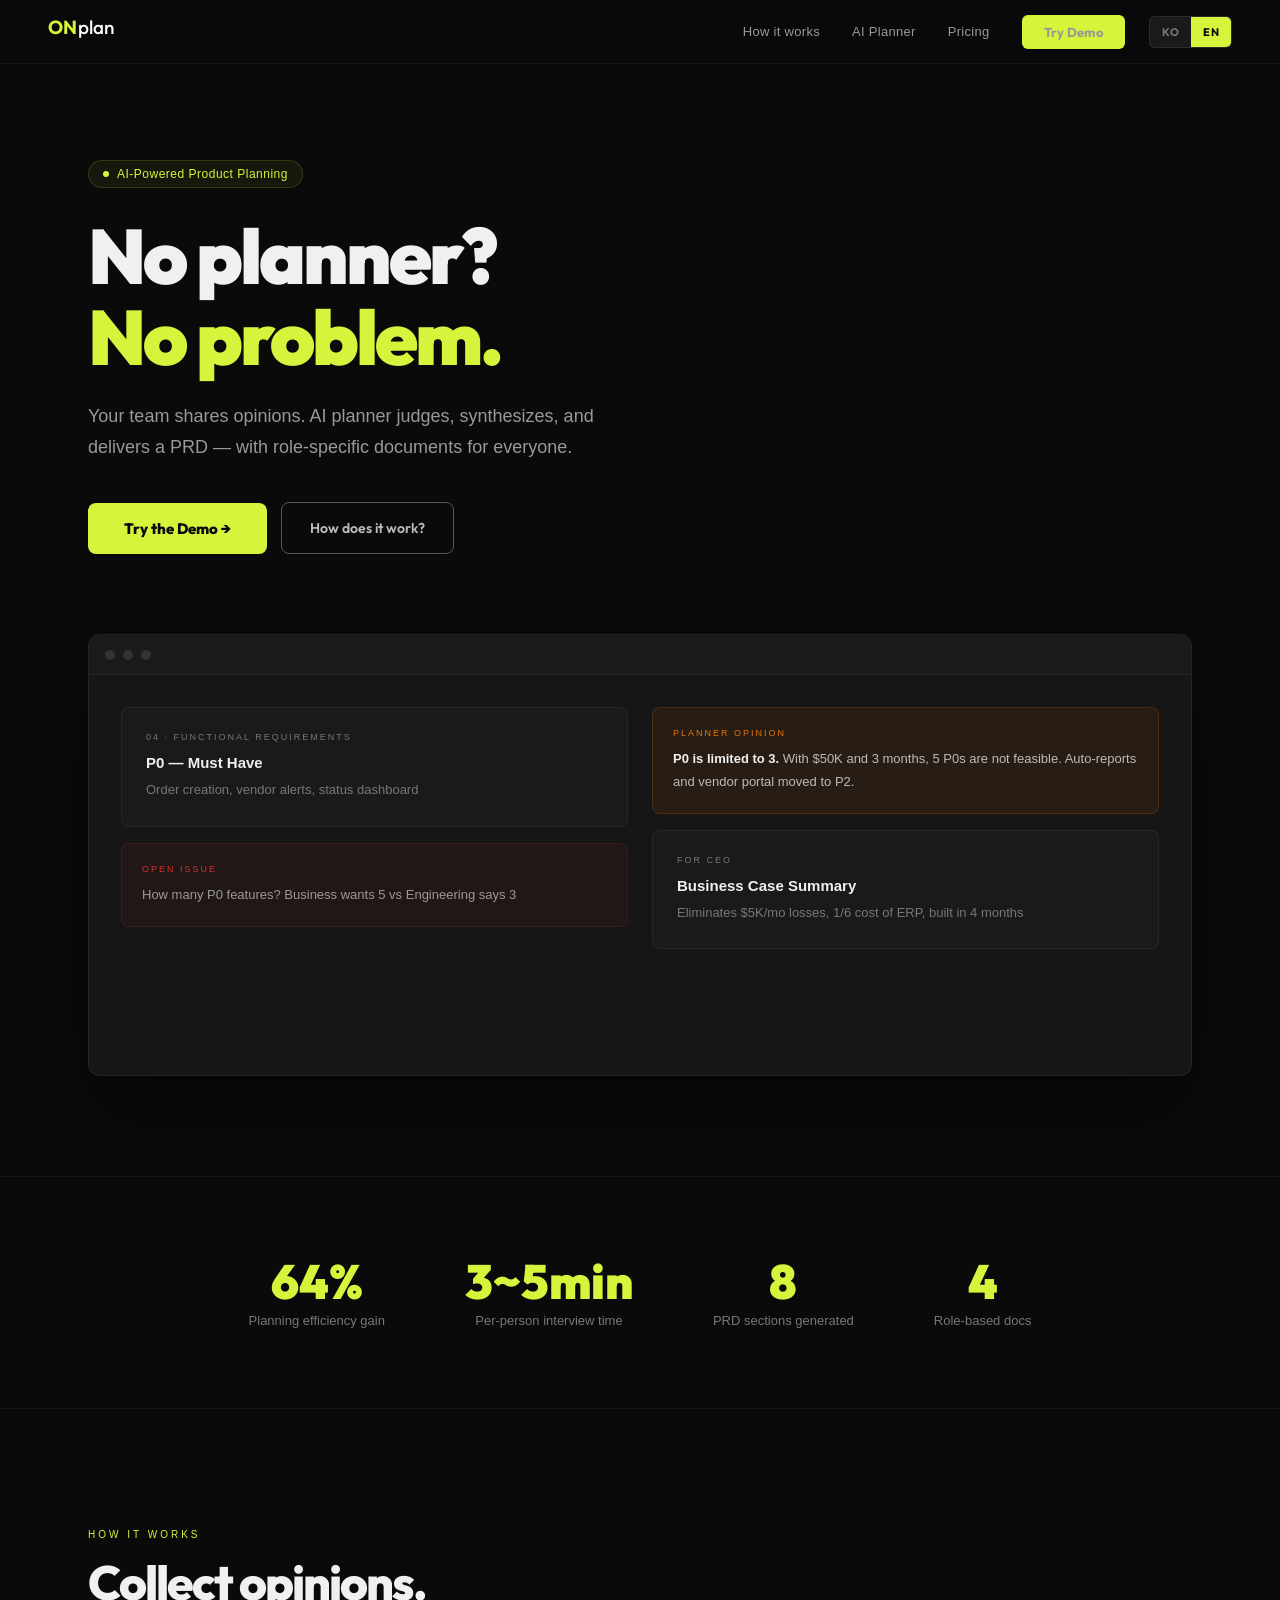
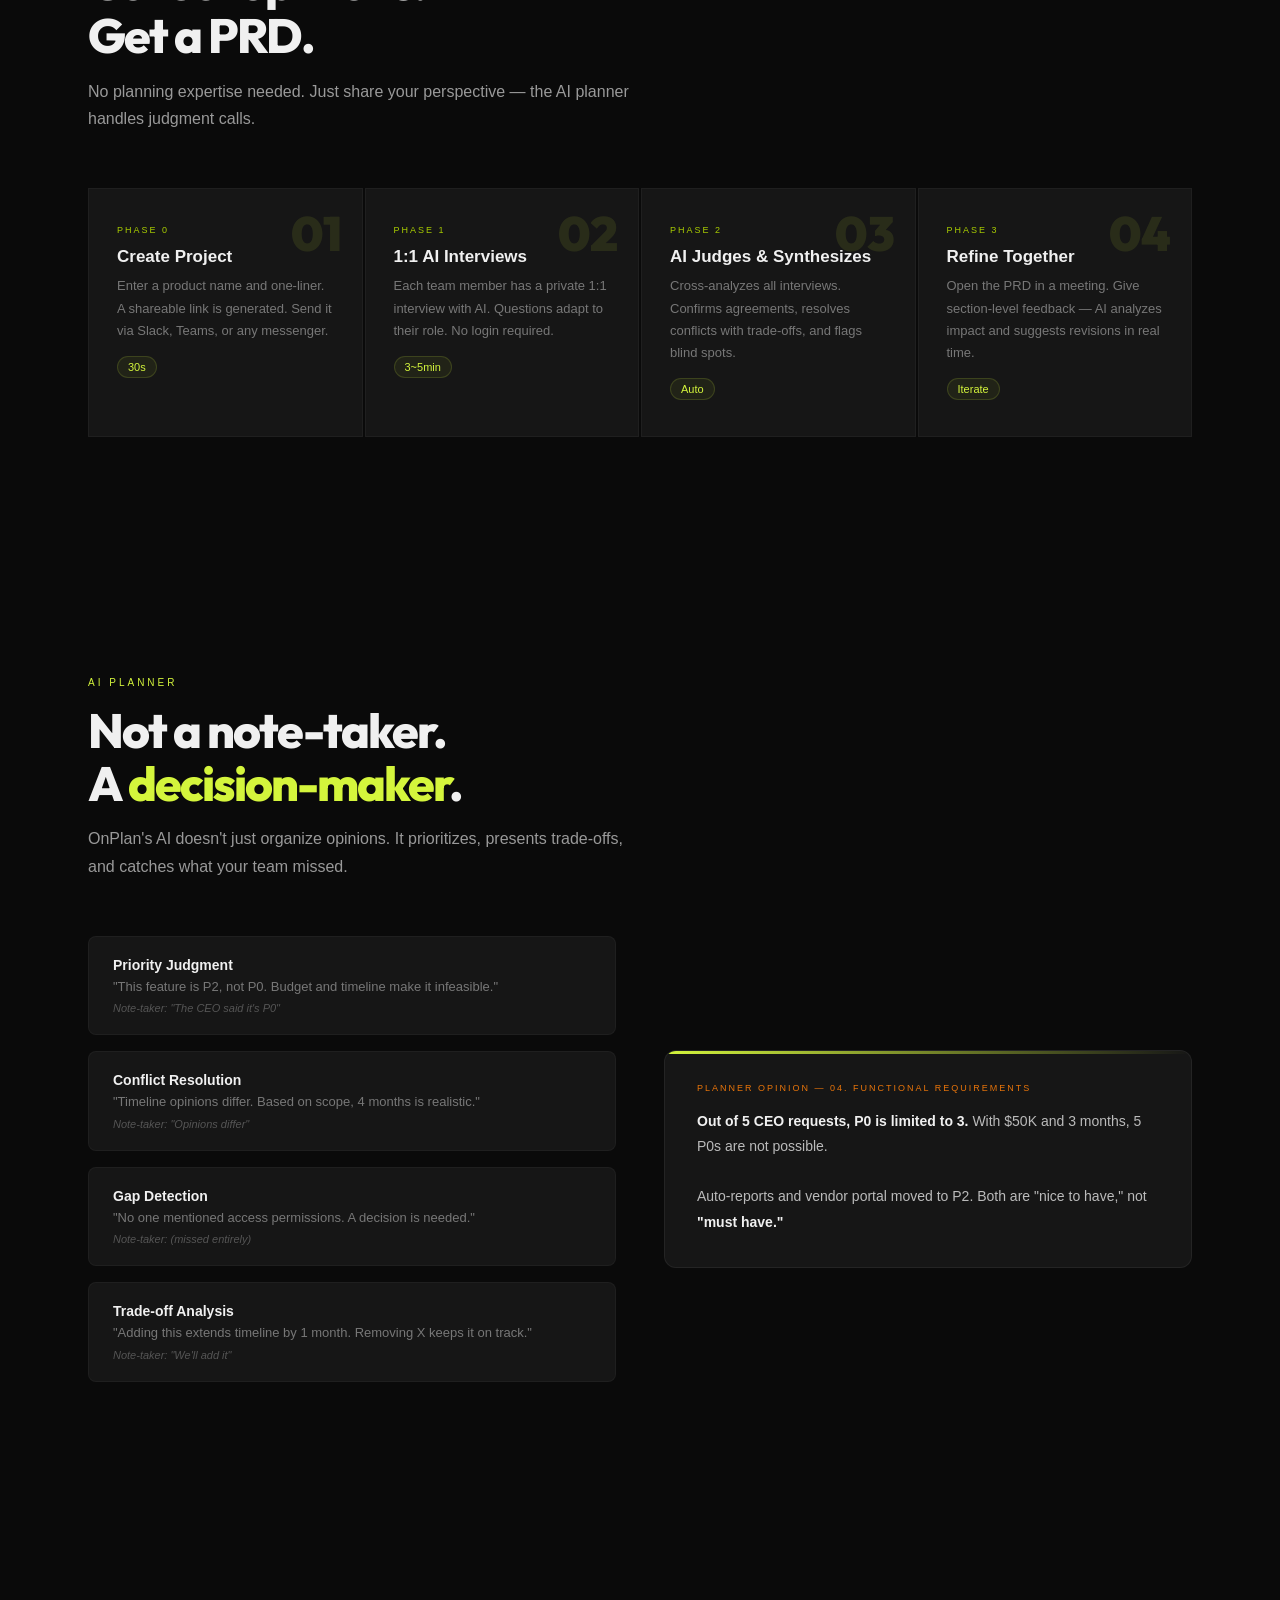
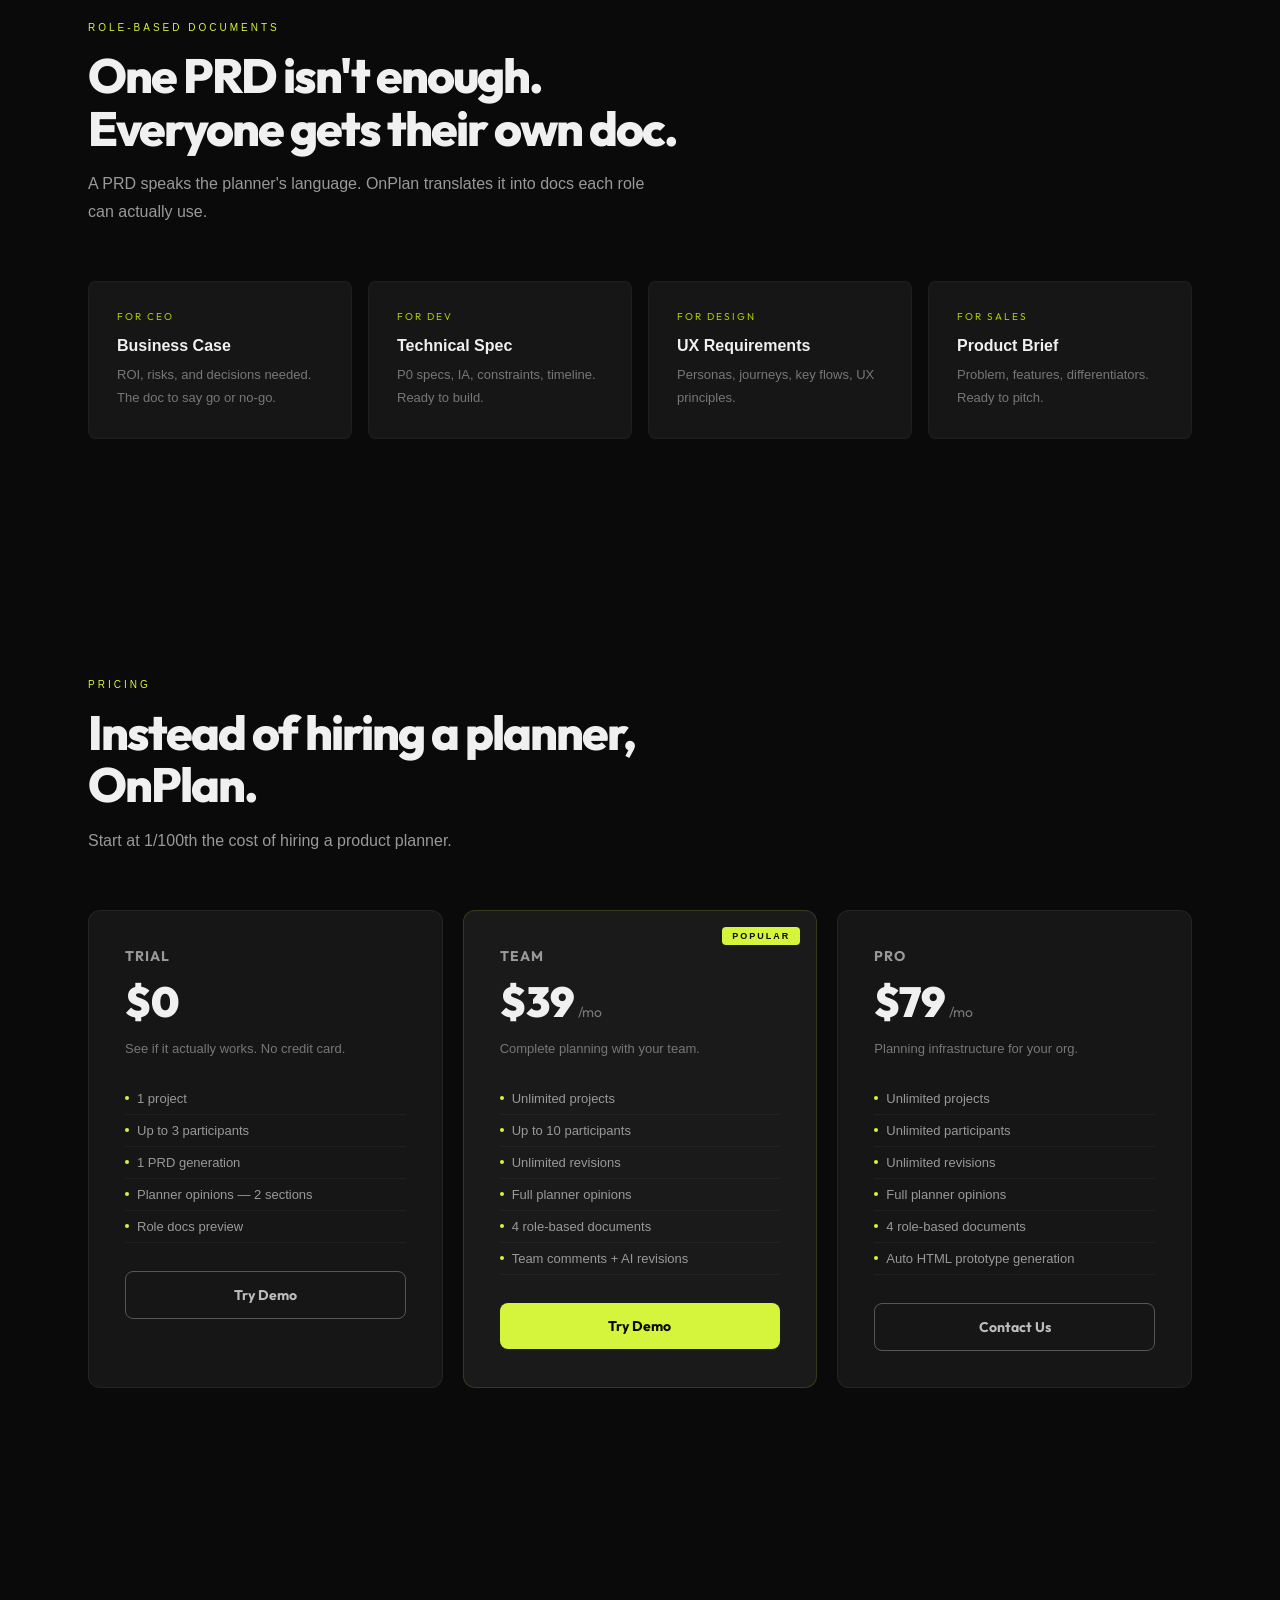
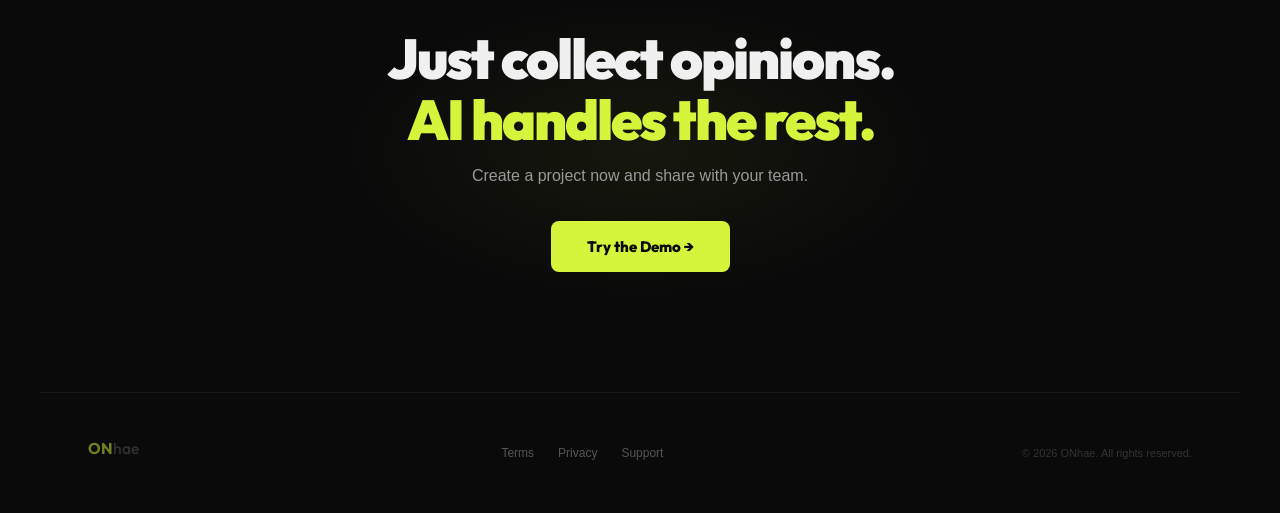
<file: public/index.html>
<!DOCTYPE html>
<html lang="en">
<head>
<meta charset="UTF-8">
<meta name="viewport" content="width=device-width, initial-scale=1.0">
<title>OnPlan — No planner? No problem.</title>
<meta name="description" content="Your team shares opinions. AI planner judges, synthesizes, and generates a PRD.">
<link href="https://fonts.googleapis.com/css2?family=Outfit:wght@300;400;500;600;700;800;900&family=Pretendard+Variable:wght@300;400;500;600;700;800&display=swap" rel="stylesheet">
<style>
:root{--lime:#d4f53c;--lime-dim:#a8cc00;--lime-bg:rgba(212,245,60,.06);--lime-border:rgba(212,245,60,.15);--black:#0a0a0a;--dark:#111;--dark2:#161616;--dark3:#1a1a1a;--dark4:#222;--white:#f0f0f0;--g100:#e0e0e0;--g200:#bbb;--g300:#999;--g400:#777;--g500:#555;--g600:#333;--en:'Outfit',sans-serif;--kr:'Pretendard Variable','Pretendard',-apple-system,sans-serif;}
*{margin:0;padding:0;box-sizing:border-box;}html{scroll-behavior:smooth;}body{font-family:var(--kr);background:var(--black);color:var(--g200);-webkit-font-smoothing:antialiased;overflow-x:hidden;}::selection{background:var(--lime);color:var(--black);}
.nav{position:fixed;top:0;left:0;right:0;z-index:100;padding:0 48px;height:64px;display:flex;align-items:center;justify-content:space-between;background:rgba(10,10,10,.85);backdrop-filter:blur(20px);border-bottom:1px solid rgba(255,255,255,.05);}.nav-logo svg{height:24px;}.nav-right{display:flex;align-items:center;gap:24px;}.nav-links{display:flex;align-items:center;gap:32px;}.nav-links a{font-size:13px;color:var(--g300);text-decoration:none;letter-spacing:.3px;transition:color .2s;}.nav-links a:hover{color:var(--white);}.nav-cta{padding:9px 22px;background:var(--lime);color:var(--black);font-family:var(--en);font-weight:700;font-size:13px;text-decoration:none;border-radius:6px;transition:all .2s;}.nav-cta:hover{background:#e8ff5e;color:var(--black);}
.lang-toggle{display:flex;align-items:center;background:var(--dark3);border:1px solid rgba(255,255,255,.08);border-radius:6px;overflow:hidden;height:32px;}.lang-btn{padding:0 12px;height:100%;font-family:var(--en);font-size:11px;font-weight:700;letter-spacing:.5px;color:var(--g400);background:transparent;border:none;cursor:pointer;transition:all .2s;}.lang-btn.active{background:var(--lime);color:var(--black);}
.hero{padding:160px 48px 100px;max-width:1200px;margin:0 auto;position:relative;}.hero-badge{display:inline-flex;align-items:center;gap:8px;padding:6px 14px;background:var(--lime-bg);border:1px solid var(--lime-border);border-radius:40px;font-size:12px;color:var(--lime);margin-bottom:28px;letter-spacing:.5px;}.hero-badge-dot{width:6px;height:6px;border-radius:50%;background:var(--lime);animation:pulse 2s infinite;}@keyframes pulse{0%,100%{opacity:1;}50%{opacity:.4;}}.hero h1{font-family:var(--en);font-size:clamp(48px,6vw,80px);font-weight:900;line-height:1.05;letter-spacing:-3px;color:var(--white);margin-bottom:24px;}.hero h1 em{font-style:normal;color:var(--lime);}.hero-sub{font-size:18px;line-height:1.7;color:var(--g300);max-width:540px;margin-bottom:40px;}.hero-actions{display:flex;gap:14px;align-items:center;margin-bottom:80px;}.btn-primary{padding:16px 36px;background:var(--lime);color:var(--black);font-family:var(--en);font-weight:800;font-size:15px;text-decoration:none;border-radius:8px;border:none;cursor:pointer;transition:all .2s;display:inline-flex;align-items:center;gap:8px;}.btn-primary:hover{background:#e8ff5e;transform:translateY(-1px);box-shadow:0 8px 30px rgba(212,245,60,.2);}.btn-ghost{padding:16px 28px;background:transparent;color:var(--g200);font-family:var(--en);font-weight:600;font-size:14px;text-decoration:none;border:1px solid var(--g500);border-radius:8px;transition:all .2s;}.btn-ghost:hover{border-color:var(--g300);color:var(--white);}
.hero-visual{position:relative;background:var(--dark2);border:1px solid rgba(255,255,255,.06);border-radius:12px;overflow:hidden;box-shadow:0 40px 80px rgba(0,0,0,.5);}.hero-visual-bar{height:40px;background:var(--dark3);border-bottom:1px solid rgba(255,255,255,.06);display:flex;align-items:center;padding:0 16px;gap:8px;}.hero-visual-dot{width:10px;height:10px;border-radius:50%;background:var(--g600);}.hero-visual-content{padding:32px;min-height:400px;display:grid;grid-template-columns:1fr 1fr;gap:24px;}.hv-card{background:var(--dark3);border:1px solid rgba(255,255,255,.06);padding:24px;border-radius:8px;}.hv-card-label{font-size:9px;letter-spacing:2px;text-transform:uppercase;color:var(--g400);margin-bottom:12px;}.hv-card-title{font-size:15px;font-weight:700;color:var(--white);margin-bottom:8px;}.hv-card-body{font-size:13px;line-height:1.7;color:var(--g400);}.hv-opinion{background:rgba(232,116,10,.08);border:1px solid rgba(232,116,10,.2);padding:20px;border-radius:8px;}.hv-opinion-label{font-size:9px;letter-spacing:2px;text-transform:uppercase;color:#e8740a;margin-bottom:10px;}.hv-opinion-body{font-size:13px;line-height:1.7;color:var(--g200);}.hv-opinion-body strong{color:var(--white);}.hv-issue{background:rgba(214,48,49,.06);border:1px solid rgba(214,48,49,.15);padding:20px;border-radius:8px;}.hv-issue-label{font-size:9px;letter-spacing:2px;text-transform:uppercase;color:#d63031;margin-bottom:10px;}.hv-issue-body{font-size:13px;line-height:1.7;color:var(--g300);}
section{padding:120px 48px;max-width:1200px;margin:0 auto;}.sec-label{font-size:10px;letter-spacing:3px;text-transform:uppercase;color:var(--lime);margin-bottom:16px;}.sec-title{font-family:var(--en);font-size:clamp(32px,4vw,48px);font-weight:800;letter-spacing:-2px;color:var(--white);line-height:1.1;margin-bottom:16px;}.sec-desc{font-size:16px;line-height:1.7;color:var(--g300);max-width:560px;margin-bottom:56px;}
.steps{display:grid;grid-template-columns:repeat(4,1fr);gap:2px;}.step{background:var(--dark2);padding:36px 28px;position:relative;border:1px solid rgba(255,255,255,.04);transition:all .3s;}.step:hover{background:var(--dark3);border-color:rgba(255,255,255,.08);}.step-num{font-family:var(--en);font-size:48px;font-weight:900;color:rgba(212,245,60,.1);position:absolute;top:20px;right:20px;line-height:1;}.step-phase{font-size:9px;letter-spacing:2px;text-transform:uppercase;color:var(--lime-dim);margin-bottom:12px;}.step-title{font-size:17px;font-weight:700;color:var(--white);margin-bottom:8px;}.step-body{font-size:13px;line-height:1.7;color:var(--g400);}.step-time{display:inline-block;margin-top:14px;padding:4px 10px;background:var(--lime-bg);border:1px solid var(--lime-border);border-radius:20px;font-size:11px;color:var(--lime);font-weight:500;}
.planner-grid{display:grid;grid-template-columns:1fr 1fr;gap:48px;align-items:center;}.planner-list{display:flex;flex-direction:column;gap:16px;}.planner-item{padding:20px 24px;background:var(--dark2);border:1px solid rgba(255,255,255,.04);border-radius:8px;transition:all .3s;cursor:default;}.planner-item:hover{border-color:var(--lime-border);background:var(--dark3);}.planner-item-title{font-size:14px;font-weight:700;color:var(--white);margin-bottom:4px;}.planner-item-desc{font-size:13px;color:var(--g400);line-height:1.5;}.planner-item-vs{font-size:11px;color:var(--g500);margin-top:6px;font-style:italic;}.planner-demo{background:var(--dark2);border:1px solid rgba(255,255,255,.06);border-radius:12px;padding:32px;position:relative;overflow:hidden;}.planner-demo::before{content:'';position:absolute;top:0;left:0;width:100%;height:3px;background:linear-gradient(90deg,var(--lime),transparent);}.pd-label{font-size:9px;letter-spacing:2px;text-transform:uppercase;color:#e8740a;margin-bottom:16px;}.pd-body{font-size:14px;line-height:1.8;color:var(--g200);}.pd-body strong{color:var(--white);}
.roles-grid{display:grid;grid-template-columns:repeat(4,1fr);gap:16px;}.role-doc{background:var(--dark2);border:1px solid rgba(255,255,255,.04);padding:28px;border-radius:8px;transition:all .3s;position:relative;overflow:hidden;}.role-doc:hover{border-color:var(--lime-border);transform:translateY(-2px);}.role-doc::before{content:'';position:absolute;top:0;left:0;width:100%;height:2px;background:var(--lime);opacity:0;transition:opacity .3s;}.role-doc:hover::before{opacity:1;}.role-doc-for{font-family:var(--en);font-size:10px;letter-spacing:2px;text-transform:uppercase;color:var(--lime-dim);margin-bottom:14px;}.role-doc-title{font-size:16px;font-weight:700;color:var(--white);margin-bottom:8px;}.role-doc-items{font-size:13px;line-height:1.8;color:var(--g400);}
.stats-bar{display:flex;justify-content:center;gap:80px;padding:80px 48px;border-top:1px solid rgba(255,255,255,.06);border-bottom:1px solid rgba(255,255,255,.06);}.stat{text-align:center;}.stat-num{font-family:var(--en);font-size:48px;font-weight:900;color:var(--lime);line-height:1;}.stat-label{font-size:13px;color:var(--g400);margin-top:8px;}
.pricing-grid{display:grid;grid-template-columns:repeat(3,1fr);gap:20px;}.price-card{background:var(--dark2);border:1px solid rgba(255,255,255,.06);padding:36px;border-radius:12px;position:relative;transition:all .3s;}.price-card:hover{border-color:rgba(255,255,255,.1);}.price-card.featured{border-color:var(--lime-border);background:var(--dark3);}.price-card.featured::before{content:'POPULAR';position:absolute;top:16px;right:16px;font-size:9px;letter-spacing:2px;padding:4px 10px;background:var(--lime);color:var(--black);font-weight:700;border-radius:4px;}.price-name{font-family:var(--en);font-size:14px;font-weight:700;letter-spacing:1px;text-transform:uppercase;color:var(--g300);margin-bottom:16px;}.price-amount{font-family:var(--en);font-size:42px;font-weight:900;color:var(--white);line-height:1;}.price-amount span{font-size:14px;font-weight:400;color:var(--g400);}.price-desc{font-size:13px;color:var(--g400);margin:16px 0 24px;line-height:1.5;}.price-features{list-style:none;margin-bottom:28px;}.price-features li{font-size:13px;color:var(--g300);padding:8px 0;border-bottom:1px solid rgba(255,255,255,.04);display:flex;align-items:center;gap:8px;}.price-features li::before{content:'';width:4px;height:4px;border-radius:50%;background:var(--lime);flex-shrink:0;}.price-btn{display:block;width:100%;padding:14px;text-align:center;font-family:var(--en);font-weight:700;font-size:14px;border-radius:8px;text-decoration:none;transition:all .2s;border:none;cursor:pointer;}.price-btn-lime{background:var(--lime);color:var(--black);}.price-btn-lime:hover{background:#e8ff5e;}.price-btn-outline{background:transparent;border:1px solid var(--g500);color:var(--g200);}.price-btn-outline:hover{border-color:var(--g300);color:var(--white);}
.final-cta{text-align:center;padding:120px 48px;position:relative;}.final-cta h2{font-family:var(--en);font-size:clamp(36px,5vw,56px);font-weight:900;letter-spacing:-2px;color:var(--white);line-height:1.1;margin-bottom:16px;}.final-cta h2 em{font-style:normal;color:var(--lime);}.final-cta p{font-size:16px;color:var(--g300);margin-bottom:36px;}.final-glow{position:absolute;top:50%;left:50%;transform:translate(-50%,-50%);width:600px;height:300px;background:radial-gradient(ellipse,rgba(212,245,60,.06),transparent 70%);pointer-events:none;}
.footer{border-top:1px solid rgba(255,255,255,.06);padding:48px;display:flex;align-items:center;justify-content:space-between;max-width:1200px;margin:0 auto;}.footer-logo svg{height:20px;opacity:.5;}.footer-links{display:flex;gap:24px;}.footer-links a{font-size:12px;color:var(--g500);text-decoration:none;}.footer-links a:hover{color:var(--g300);}.footer-copy{font-size:11px;color:var(--g600);}
.reveal{opacity:0;transform:translateY(24px);transition:opacity .6s ease,transform .6s ease;}.reveal.visible{opacity:1;transform:translateY(0);}.reveal-d1{transition-delay:.1s;}.reveal-d2{transition-delay:.2s;}.reveal-d3{transition-delay:.3s;}.reveal-d4{transition-delay:.4s;}
@media(max-width:900px){.nav{padding:0 20px;}.nav-links a:not(.nav-cta){display:none;}section{padding:80px 20px;}.steps{grid-template-columns:1fr 1fr;}.planner-grid{grid-template-columns:1fr;}.roles-grid{grid-template-columns:1fr 1fr;}.pricing-grid{grid-template-columns:1fr;}.stats-bar{gap:40px;padding:60px 20px;flex-wrap:wrap;}.hero-visual-content{grid-template-columns:1fr;}.footer{flex-direction:column;gap:20px;text-align:center;}}
@media(max-width:600px){.steps{grid-template-columns:1fr;}.roles-grid{grid-template-columns:1fr;}.hero{padding:120px 20px 60px;}.hero-actions{flex-direction:column;align-items:flex-start;}}
</style>
</head>
<body>
<nav class="nav">
  <div class="nav-logo"><svg viewBox="0 0 232.56 84.15" xmlns="http://www.w3.org/2000/svg"><text font-size="66.39" transform="translate(0 56.73)"><tspan x="0" y="0" fill="#d4f53c" font-family="Outfit" font-weight="700">ON</tspan><tspan x="103.57" y="0" fill="#ffffff" font-family="Outfit" font-weight="500">plan</tspan></text></svg></div>
  <div class="nav-right">
    <div class="nav-links">
      <a href="#how" data-ko="작동 방식" data-en="How it works">작동 방식</a>
      <a href="#planner" data-ko="AI 기획자" data-en="AI Planner">AI 기획자</a>
      <a href="#pricing" data-ko="가격" data-en="Pricing">가격</a>
      <a href="app.html" class="nav-cta" data-ko="데모 체험" data-en="Try Demo">Try Demo</a>
    </div>
    <div class="lang-toggle">
      <button class="lang-btn" id="btn-ko" onclick="setLang('ko')">KO</button>
      <button class="lang-btn active" id="btn-en" onclick="setLang('en')">EN</button>
    </div>
  </div>
</nav>

<header class="hero">
  <div class="hero-badge reveal"><div class="hero-badge-dot"></div><span>AI-Powered Product Planning</span></div>
  <h1 class="reveal reveal-d1" data-ko="기획자 없이,<br><em>기획서를.</em>" data-en="No planner?<br><em>No problem.</em>">기획자 없이,<br><em>기획서를.</em></h1>
  <p class="hero-sub reveal reveal-d2" data-ko="팀원들이 각자 의견만 말하면, AI 기획자가 판단하고 수렴해서 기획서를 만들어줍니다. 역할별 맞춤 문서까지." data-en="Your team shares opinions. AI planner judges, synthesizes, and delivers a PRD — with role-specific documents for everyone.">팀원들이 각자 의견만 말하면, AI 기획자가 판단하고 수렴해서 기획서를 만들어줍니다. 역할별 맞춤 문서까지.</p>
  <div class="hero-actions reveal reveal-d3">
    <a href="app.html" class="btn-primary" data-ko="데모 체험하기 →" data-en="Try the Demo →">Try the Demo →</a>
    <a href="#how" class="btn-ghost" data-ko="어떻게 작동하나요?" data-en="How does it work?">How does it work?</a>
  </div>
  <div class="hero-visual reveal reveal-d4">
    <div class="hero-visual-bar"><div class="hero-visual-dot"></div><div class="hero-visual-dot"></div><div class="hero-visual-dot"></div></div>
    <div class="hero-visual-content">
      <div>
        <div class="hv-card" style="margin-bottom:16px"><div class="hv-card-label" data-ko="04 · 기능적 요구사항" data-en="04 · FUNCTIONAL REQUIREMENTS">04 · 기능적 요구사항</div><div class="hv-card-title">P0 — Must Have</div><div class="hv-card-body" data-ko="발주서 생성/발송, 거래처 확인 알림, 현황 대시보드" data-en="Order creation, vendor alerts, status dashboard">발주서 생성/발송, 거래처 확인 알림, 현황 대시보드</div></div>
        <div class="hv-issue"><div class="hv-issue-label">OPEN ISSUE</div><div class="hv-issue-body" data-ko="P0 기능 범위를 어디까지 잡을 것인가 — 경영 관점 5개 vs 기술 관점 3개" data-en="How many P0 features? Business wants 5 vs Engineering says 3">P0 기능 범위를 어디까지 잡을 것인가 — 경영 관점 5개 vs 기술 관점 3개</div></div>
      </div>
      <div>
        <div class="hv-opinion"><div class="hv-opinion-label">PLANNER OPINION</div><div class="hv-opinion-body" data-ko="<strong>P0은 3개로 제한했습니다.</strong> 500만원·3개월 기준으로 P0 5개는 불가능합니다. 자동 리포트와 거래처 포털은 P2로 내렸습니다." data-en="<strong>P0 is limited to 3.</strong> With $50K and 3 months, 5 P0s are not feasible. Auto-reports and vendor portal moved to P2."><strong>P0은 3개로 제한했습니다.</strong> 500만원·3개월 기준으로 P0 5개는 불가능합니다. 자동 리포트와 거래처 포털은 P2로 내렸습니다.</div></div>
        <div class="hv-card" style="margin-top:16px"><div class="hv-card-label">FOR CEO</div><div class="hv-card-title" data-ko="사업 타당성 요약" data-en="Business Case Summary">사업 타당성 요약</div><div class="hv-card-body" data-ko="월 500만원 손실 제거, ERP 대비 1/6 비용, 4개월 내 구축" data-en="Eliminates $5K/mo losses, 1/6 cost of ERP, built in 4 months">월 500만원 손실 제거, ERP 대비 1/6 비용, 4개월 내 구축</div></div>
      </div>
    </div>
  </div>
</header>

<div class="stats-bar">
  <div class="stat reveal"><div class="stat-num">64%</div><div class="stat-label" data-ko="기획 효율 향상" data-en="Planning efficiency gain">기획 효율 향상</div></div>
  <div class="stat reveal reveal-d1"><div class="stat-num">3~5min</div><div class="stat-label" data-ko="인터뷰 소요 시간" data-en="Per-person interview time">인터뷰 소요 시간</div></div>
  <div class="stat reveal reveal-d2"><div class="stat-num">8</div><div class="stat-label" data-ko="섹션 PRD 자동 생성" data-en="PRD sections generated">섹션 PRD 자동 생성</div></div>
  <div class="stat reveal reveal-d3"><div class="stat-num">4</div><div class="stat-label" data-ko="역할별 문서 변환" data-en="Role-based docs">역할별 문서 변환</div></div>
</div>

<section id="how">
  <div class="sec-label reveal">How it works</div>
  <h2 class="sec-title reveal" data-ko="의견을 모으면,<br>기획서가 나옵니다." data-en="Collect opinions.<br>Get a PRD.">의견을 모으면,<br>기획서가 나옵니다.</h2>
  <p class="sec-desc reveal" data-ko="기획 지식이 없어도 됩니다. 자기 입장만 말하면 AI 기획자가 알아서 판단합니다." data-en="No planning expertise needed. Just share your perspective — the AI planner handles judgment calls.">기획 지식이 없어도 됩니다. 자기 입장만 말하면 AI 기획자가 알아서 판단합니다.</p>
  <div class="steps">
    <div class="step reveal"><div class="step-num">01</div><div class="step-phase">Phase 0</div><div class="step-title" data-ko="프로젝트 생성" data-en="Create Project">프로젝트 생성</div><div class="step-body" data-ko="제품명과 한 줄 설명만 입력하세요. 참여 링크가 자동 생성됩니다. 카톡, 슬랙 어디든 공유하면 됩니다." data-en="Enter a product name and one-liner. A shareable link is generated. Send it via Slack, Teams, or any messenger.">제품명과 한 줄 설명만 입력하세요. 참여 링크가 자동 생성됩니다. 카톡, 슬랙 어디든 공유하면 됩니다.</div><div class="step-time">30s</div></div>
    <div class="step reveal reveal-d1"><div class="step-num">02</div><div class="step-phase">Phase 1</div><div class="step-title" data-ko="각자 인터뷰" data-en="1:1 AI Interviews">각자 인터뷰</div><div class="step-body" data-ko="링크를 받은 팀원들이 각자 AI와 1:1 인터뷰. 역할에 맞는 질문이 자동으로 나옵니다. 로그인 불필요." data-en="Each team member has a private 1:1 interview with AI. Questions adapt to their role. No login required.">링크를 받은 팀원들이 각자 AI와 1:1 인터뷰. 역할에 맞는 질문이 자동으로 나옵니다. 로그인 불필요.</div><div class="step-time">3~5min</div></div>
    <div class="step reveal reveal-d2"><div class="step-num">03</div><div class="step-phase">Phase 2</div><div class="step-title" data-ko="AI가 판단하고 정리" data-en="AI Judges & Synthesizes">AI가 판단하고 정리</div><div class="step-body" data-ko="모든 인터뷰를 교차 분석. 일치하는 의견은 확정, 충돌하는 의견은 조정안 제시, 빠진 관점은 직접 지적합니다." data-en="Cross-analyzes all interviews. Confirms agreements, resolves conflicts with trade-offs, and flags blind spots.">모든 인터뷰를 교차 분석. 일치하는 의견은 확정, 충돌하는 의견은 조정안 제시, 빠진 관점은 직접 지적합니다.</div><div class="step-time" data-ko="자동" data-en="Auto">자동</div></div>
    <div class="step reveal reveal-d3"><div class="step-num">04</div><div class="step-phase">Phase 3</div><div class="step-title" data-ko="함께 완성" data-en="Refine Together">함께 완성</div><div class="step-body" data-ko="PRD를 띄워놓고 회의하세요. 섹션별 피드백을 주면 AI가 영향도 분석 후 수정안을 제시합니다." data-en="Open the PRD in a meeting. Give section-level feedback — AI analyzes impact and suggests revisions in real time.">PRD를 띄워놓고 회의하세요. 섹션별 피드백을 주면 AI가 영향도 분석 후 수정안을 제시합니다.</div><div class="step-time" data-ko="반복" data-en="Iterate">반복</div></div>
  </div>
</section>

<section id="planner">
  <div class="sec-label reveal">AI Planner</div>
  <h2 class="sec-title reveal" data-ko="정리만 하는 서기가 아닌,<br>판단하는 <em style='font-style:normal;color:var(--lime)'>기획자</em>." data-en="Not a note-taker.<br>A <em style='font-style:normal;color:var(--lime)'>decision-maker</em>.">정리만 하는 서기가 아닌,<br>판단하는 <em style="font-style:normal;color:var(--lime)">기획자</em>.</h2>
  <p class="sec-desc reveal" data-ko="OnPlan의 AI는 의견을 모아 정리만 하지 않습니다. 우선순위를 판단하고, 트레이드오프를 제시하고, 빠진 관점을 짚어냅니다." data-en="OnPlan's AI doesn't just organize opinions. It prioritizes, presents trade-offs, and catches what your team missed.">OnPlan의 AI는 의견을 모아 정리만 하지 않습니다. 우선순위를 판단하고, 트레이드오프를 제시하고, 빠진 관점을 짚어냅니다.</p>
  <div class="planner-grid">
    <div class="planner-list">
      <div class="planner-item reveal"><div class="planner-item-title" data-ko="우선순위 판단" data-en="Priority Judgment">우선순위 판단</div><div class="planner-item-desc" data-ko="&quot;이 기능은 P0이 아니라 P2입니다. 예산과 일정 기준으로 불가능합니다.&quot;" data-en="&quot;This feature is P2, not P0. Budget and timeline make it infeasible.&quot;">"이 기능은 P0이 아니라 P2입니다. 예산과 일정 기준으로 불가능합니다."</div><div class="planner-item-vs" data-ko="서기: &quot;대표님이 P0이라고 하셨습니다&quot;" data-en="Note-taker: &quot;The CEO said it's P0&quot;">서기: "대표님이 P0이라고 하셨습니다"</div></div>
      <div class="planner-item reveal reveal-d1"><div class="planner-item-title" data-ko="충돌 조정" data-en="Conflict Resolution">충돌 조정</div><div class="planner-item-desc" data-ko="&quot;일정 의견이 다릅니다. 기능 범위 기준으로 4개월이 현실적입니다.&quot;" data-en="&quot;Timeline opinions differ. Based on scope, 4 months is realistic.&quot;">"일정 의견이 다릅니다. 기능 범위 기준으로 4개월이 현실적입니다."</div><div class="planner-item-vs" data-ko="서기: &quot;의견이 다릅니다&quot;" data-en="Note-taker: &quot;Opinions differ&quot;">서기: "의견이 다릅니다"</div></div>
      <div class="planner-item reveal reveal-d2"><div class="planner-item-title" data-ko="누락 지적" data-en="Gap Detection">누락 지적</div><div class="planner-item-desc" data-ko="&quot;접근 권한에 대한 의견이 아무도 없었습니다. 결정이 필요합니다.&quot;" data-en="&quot;No one mentioned access permissions. A decision is needed.&quot;">"접근 권한에 대한 의견이 아무도 없었습니다. 결정이 필요합니다."</div><div class="planner-item-vs" data-ko="서기: (아예 못 짚음)" data-en="Note-taker: (missed entirely)">서기: (아예 못 짚음)</div></div>
      <div class="planner-item reveal reveal-d3"><div class="planner-item-title" data-ko="트레이드오프 제시" data-en="Trade-off Analysis">트레이드오프 제시</div><div class="planner-item-desc" data-ko="&quot;넣으면 일정이 1개월 늘어납니다. 대신 이걸 빼면 현행 유지 가능합니다.&quot;" data-en="&quot;Adding this extends timeline by 1 month. Removing X keeps it on track.&quot;">"넣으면 일정이 1개월 늘어납니다. 대신 이걸 빼면 현행 유지 가능합니다."</div><div class="planner-item-vs" data-ko="서기: &quot;넣겠습니다&quot;" data-en="Note-taker: &quot;We'll add it&quot;">서기: "넣겠습니다"</div></div>
    </div>
    <div class="planner-demo reveal">
      <div class="pd-label" data-ko="PLANNER OPINION — 04. 기능적 요구사항" data-en="PLANNER OPINION — 04. FUNCTIONAL REQUIREMENTS">PLANNER OPINION — 04. 기능적 요구사항</div>
      <div class="pd-body" data-ko="<strong>대표 요청 5개 중 P0은 3개로 제한했습니다.</strong> 500만원·3개월 기준으로 P0 5개는 불가능합니다.<br><br>자동 리포트와 거래처 포털은 P2로 내렸습니다. 둘 다 &quot;있으면 좋겠다&quot;이지 <strong>&quot;없으면 안 된다&quot;가 아닙니다.</strong>" data-en="<strong>Out of 5 CEO requests, P0 is limited to 3.</strong> With $50K and 3 months, 5 P0s are not possible.<br><br>Auto-reports and vendor portal moved to P2. Both are &quot;nice to have,&quot; not <strong>&quot;must have.&quot;</strong>"><strong>대표 요청 5개 중 P0은 3개로 제한했습니다.</strong> 500만원·3개월 기준으로 P0 5개는 불가능합니다.<br><br>자동 리포트와 거래처 포털은 P2로 내렸습니다. 둘 다 "있으면 좋겠다"이지 <strong>"없으면 안 된다"가 아닙니다.</strong></div>
    </div>
  </div>
</section>

<section id="roles">
  <div class="sec-label reveal">Role-Based Documents</div>
  <h2 class="sec-title reveal" data-ko="PRD 하나로 끝이 아닙니다.<br>각자가 쓸 수 있는 문서로." data-en="One PRD isn't enough.<br>Everyone gets their own doc.">PRD 하나로 끝이 아닙니다.<br>각자가 쓸 수 있는 문서로.</h2>
  <p class="sec-desc reveal" data-ko="PRD는 기획자의 언어입니다. OnPlan은 기획서를 각 역할이 바로 쓸 수 있는 형태로 변환합니다." data-en="A PRD speaks the planner's language. OnPlan translates it into docs each role can actually use.">PRD는 기획자의 언어입니다. OnPlan은 기획서를 각 역할이 바로 쓸 수 있는 형태로 변환합니다.</p>
  <div class="roles-grid">
    <div class="role-doc reveal"><div class="role-doc-for">For CEO</div><div class="role-doc-title" data-ko="사업 타당성 요약" data-en="Business Case">사업 타당성 요약</div><div class="role-doc-items" data-ko="투자 대비 효과, 리스크, 의사결정 필요 사항." data-en="ROI, risks, and decisions needed. The doc to say go or no-go.">투자 대비 효과, 리스크, 의사결정 필요 사항.</div></div>
    <div class="role-doc reveal reveal-d1"><div class="role-doc-for">For Dev</div><div class="role-doc-title" data-ko="기술 요구사항" data-en="Technical Spec">기술 요구사항</div><div class="role-doc-items" data-ko="P0 기능 명세, IA 구조, 기술 제약, 일정." data-en="P0 specs, IA, constraints, timeline. Ready to build.">P0 기능 명세, IA 구조, 기술 제약, 일정.</div></div>
    <div class="role-doc reveal reveal-d2"><div class="role-doc-for">For Design</div><div class="role-doc-title" data-ko="UX 요구사항" data-en="UX Requirements">UX 요구사항</div><div class="role-doc-items" data-ko="페르소나, 사용자 여정, 핵심 플로우, UX 원칙." data-en="Personas, journeys, key flows, UX principles.">페르소나, 사용자 여정, 핵심 플로우, UX 원칙.</div></div>
    <div class="role-doc reveal reveal-d3"><div class="role-doc-for">For Sales</div><div class="role-doc-title" data-ko="제품 소개 요약" data-en="Product Brief">제품 소개 요약</div><div class="role-doc-items" data-ko="해결하는 문제, 핵심 기능, 차별점." data-en="Problem, features, differentiators. Ready to pitch.">해결하는 문제, 핵심 기능, 차별점.</div></div>
  </div>
</section>

<section id="pricing">
  <div class="sec-label reveal">Pricing</div>
  <h2 class="sec-title reveal" data-ko="기획자 월급 대신,<br>OnPlan." data-en="Instead of hiring a planner,<br>OnPlan.">기획자 월급 대신,<br>OnPlan.</h2>
  <p class="sec-desc reveal" data-ko="기획자 1명 채용 비용의 1/100로 시작하세요." data-en="Start at 1/100th the cost of hiring a product planner.">기획자 1명 채용 비용의 1/100로 시작하세요.</p>
  <div class="pricing-grid">
    <div class="price-card reveal">
      <div class="price-name">Trial</div>
      <div class="price-amount" data-ko="₩0" data-en="$0">₩0</div>
      <div class="price-desc" data-ko="기획서가 진짜 나오는지 직접 확인하세요." data-en="See if it actually works. No credit card.">기획서가 진짜 나오는지 직접 확인하세요.</div>
      <ul class="price-features">
        <li data-ko="프로젝트 1건" data-en="1 project">프로젝트 1건</li>
        <li data-ko="참여자 3명" data-en="Up to 3 participants">참여자 3명</li>
        <li data-ko="PRD 1회 생성" data-en="1 PRD generation">PRD 1회 생성</li>
        <li data-ko="기획자 의견 2개 섹션" data-en="Planner opinions — 2 sections">기획자 의견 2개 섹션</li>
        <li data-ko="역할별 문서 미리보기" data-en="Role docs preview">역할별 문서 미리보기</li>
      </ul>
      <a href="app.html" class="price-btn price-btn-outline" data-ko="데모 체험" data-en="Try Demo">Try Demo</a>
    </div>
    <div class="price-card featured reveal reveal-d1">
      <div class="price-name">Team</div>
      <div class="price-amount" data-ko="₩49,000<span> /월</span>" data-en="$39<span> /mo</span>">₩49,000<span> /월</span></div>
      <div class="price-desc" data-ko="팀과 함께 기획을 완성하세요." data-en="Complete planning with your team.">팀과 함께 기획을 완성하세요.</div>
      <ul class="price-features">
        <li data-ko="무제한 프로젝트" data-en="Unlimited projects">무제한 프로젝트</li>
        <li data-ko="참여자 10명" data-en="Up to 10 participants">참여자 10명</li>
        <li data-ko="무제한 PRD 수정" data-en="Unlimited revisions">무제한 PRD 수정</li>
        <li data-ko="기획자 의견 전체" data-en="Full planner opinions">기획자 의견 전체</li>
        <li data-ko="역할별 문서 4종" data-en="4 role-based documents">역할별 문서 4종</li>
        <li data-ko="팀 코멘트 + AI 반영" data-en="Team comments + AI revisions">팀 코멘트 + AI 반영</li>
      </ul>
      <a href="app.html" class="price-btn price-btn-lime" data-ko="데모 체험" data-en="Try Demo">Try Demo</a>
    </div>
    <div class="price-card reveal reveal-d2">
      <div class="price-name">Pro</div>
      <div class="price-amount" data-ko="₩99,000<span> /월</span>" data-en="$79<span> /mo</span>">₩99,000<span> /월</span></div>
      <div class="price-desc" data-ko="조직 전체의 기획 인프라." data-en="Planning infrastructure for your org.">조직 전체의 기획 인프라.</div>
      <ul class="price-features">
        <li data-ko="무제한 프로젝트" data-en="Unlimited projects">무제한 프로젝트</li>
        <li data-ko="무제한 참여자" data-en="Unlimited participants">무제한 참여자</li>
        <li data-ko="무제한 PRD 수정" data-en="Unlimited revisions">무제한 PRD 수정</li>
        <li data-ko="기획자 의견 전체" data-en="Full planner opinions">기획자 의견 전체</li>
        <li data-ko="역할별 문서 4종" data-en="4 role-based documents">역할별 문서 4종</li>
        <li data-ko="HTML 데모 자동 생성" data-en="Auto HTML prototype generation">HTML 데모 자동 생성</li>
      </ul>
      <a href="#" class="price-btn price-btn-outline" data-ko="문의하기" data-en="Contact Us">문의하기</a>
    </div>
  </div>
</section>

<div class="final-cta" id="start">
  <div class="final-glow"></div>
  <h2 class="reveal" data-ko="기획서, <em>의견만 모으면</em><br>나머지는 AI가." data-en="Just collect opinions.<br><em>AI handles the rest.</em>">기획서, <em>의견만 모으면</em><br>나머지는 AI가.</h2>
  <p class="reveal reveal-d1" data-ko="지금 바로 프로젝트를 만들고 팀에 공유하세요." data-en="Create a project now and share with your team.">지금 바로 프로젝트를 만들고 팀에 공유하세요.</p>
  <a href="app.html" class="btn-primary reveal reveal-d2" data-ko="데모 체험하기 →" data-en="Try the Demo →">Try the Demo →</a>
</div>

<footer class="footer">
  <div class="footer-logo"><svg viewBox="0 0 165 60" xmlns="http://www.w3.org/2000/svg"><text font-size="47" transform="translate(0 40)"><tspan x="0" y="0" fill="#d4f53c" font-family="Outfit" font-weight="700">ON</tspan><tspan fill="#555" font-family="Outfit" font-weight="500">hae</tspan></text></svg></div>
  <div class="footer-links"><a href="#" data-ko="이용약관" data-en="Terms">이용약관</a><a href="#" data-ko="개인정보처리방침" data-en="Privacy">개인정보처리방침</a><a href="#" data-ko="고객지원" data-en="Support">고객지원</a></div>
  <div class="footer-copy">&copy; 2026 ONhae. All rights reserved.</div>
</footer>

<script>
let currentLang='en';
function setLang(lang){
  currentLang=lang;
  document.getElementById('btn-ko').classList.toggle('active',lang==='ko');
  document.getElementById('btn-en').classList.toggle('active',lang==='en');
  document.querySelectorAll('[data-'+lang+']').forEach(el=>{
    const val=el.getAttribute('data-'+lang);
    if(el.tagName==='INPUT'||el.tagName==='TEXTAREA')el.placeholder=val;
    else el.innerHTML=val;
  });
  document.documentElement.lang=lang;
  document.title=lang==='ko'?'OnPlan — 기획자 없이, 기획서를.':'OnPlan — No planner? No problem.';
  // Update app links with lang param
  document.querySelectorAll('a[href^="app.html"]').forEach(a=>{a.href='app.html?lang='+lang;});
}
setLang('en');
const obs=new IntersectionObserver(entries=>{entries.forEach(e=>{if(e.isIntersecting){e.target.classList.add('visible');obs.unobserve(e.target);}});},{threshold:.15});
document.querySelectorAll('.reveal').forEach(el=>obs.observe(el));
document.querySelectorAll('a[href^="#"]').forEach(a=>{a.addEventListener('click',e=>{e.preventDefault();const t=document.querySelector(a.getAttribute('href'));if(t)t.scrollIntoView({behavior:'smooth'});});});
</script>
</body>
</html>
</file>
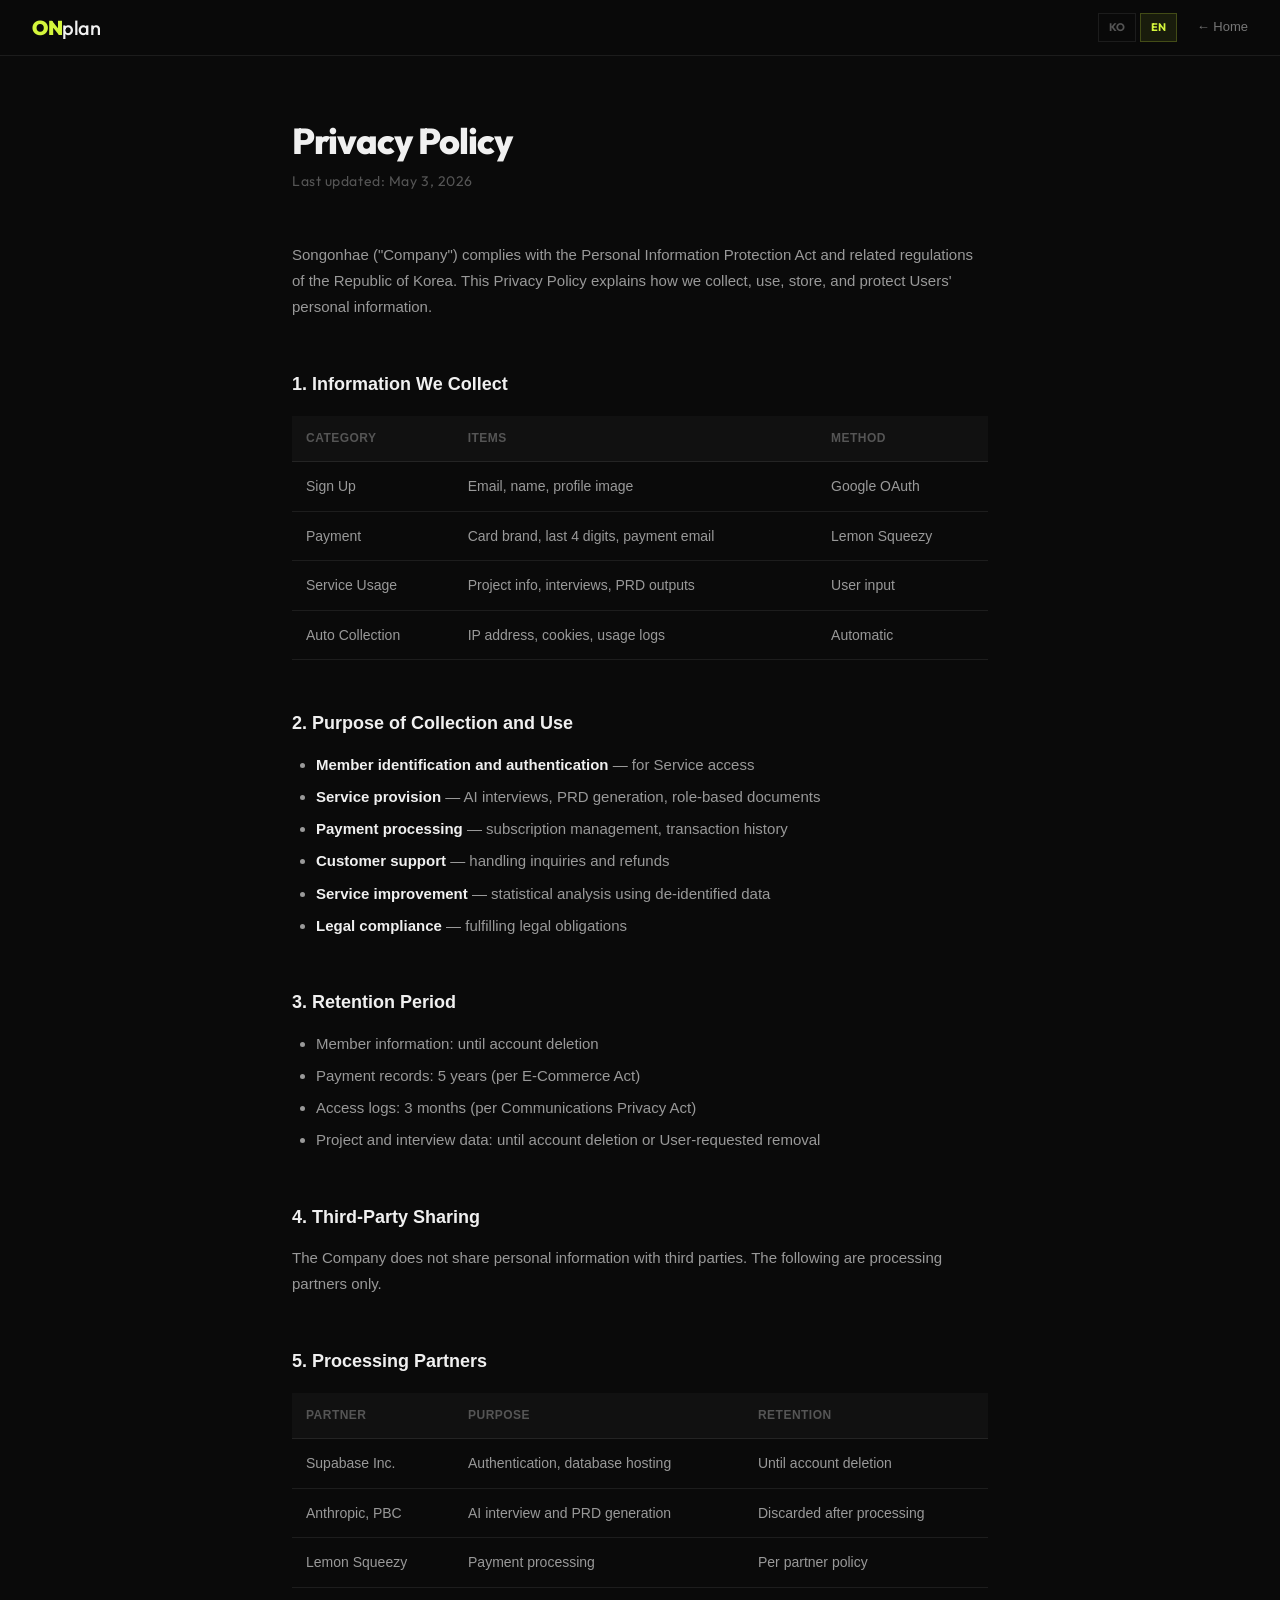
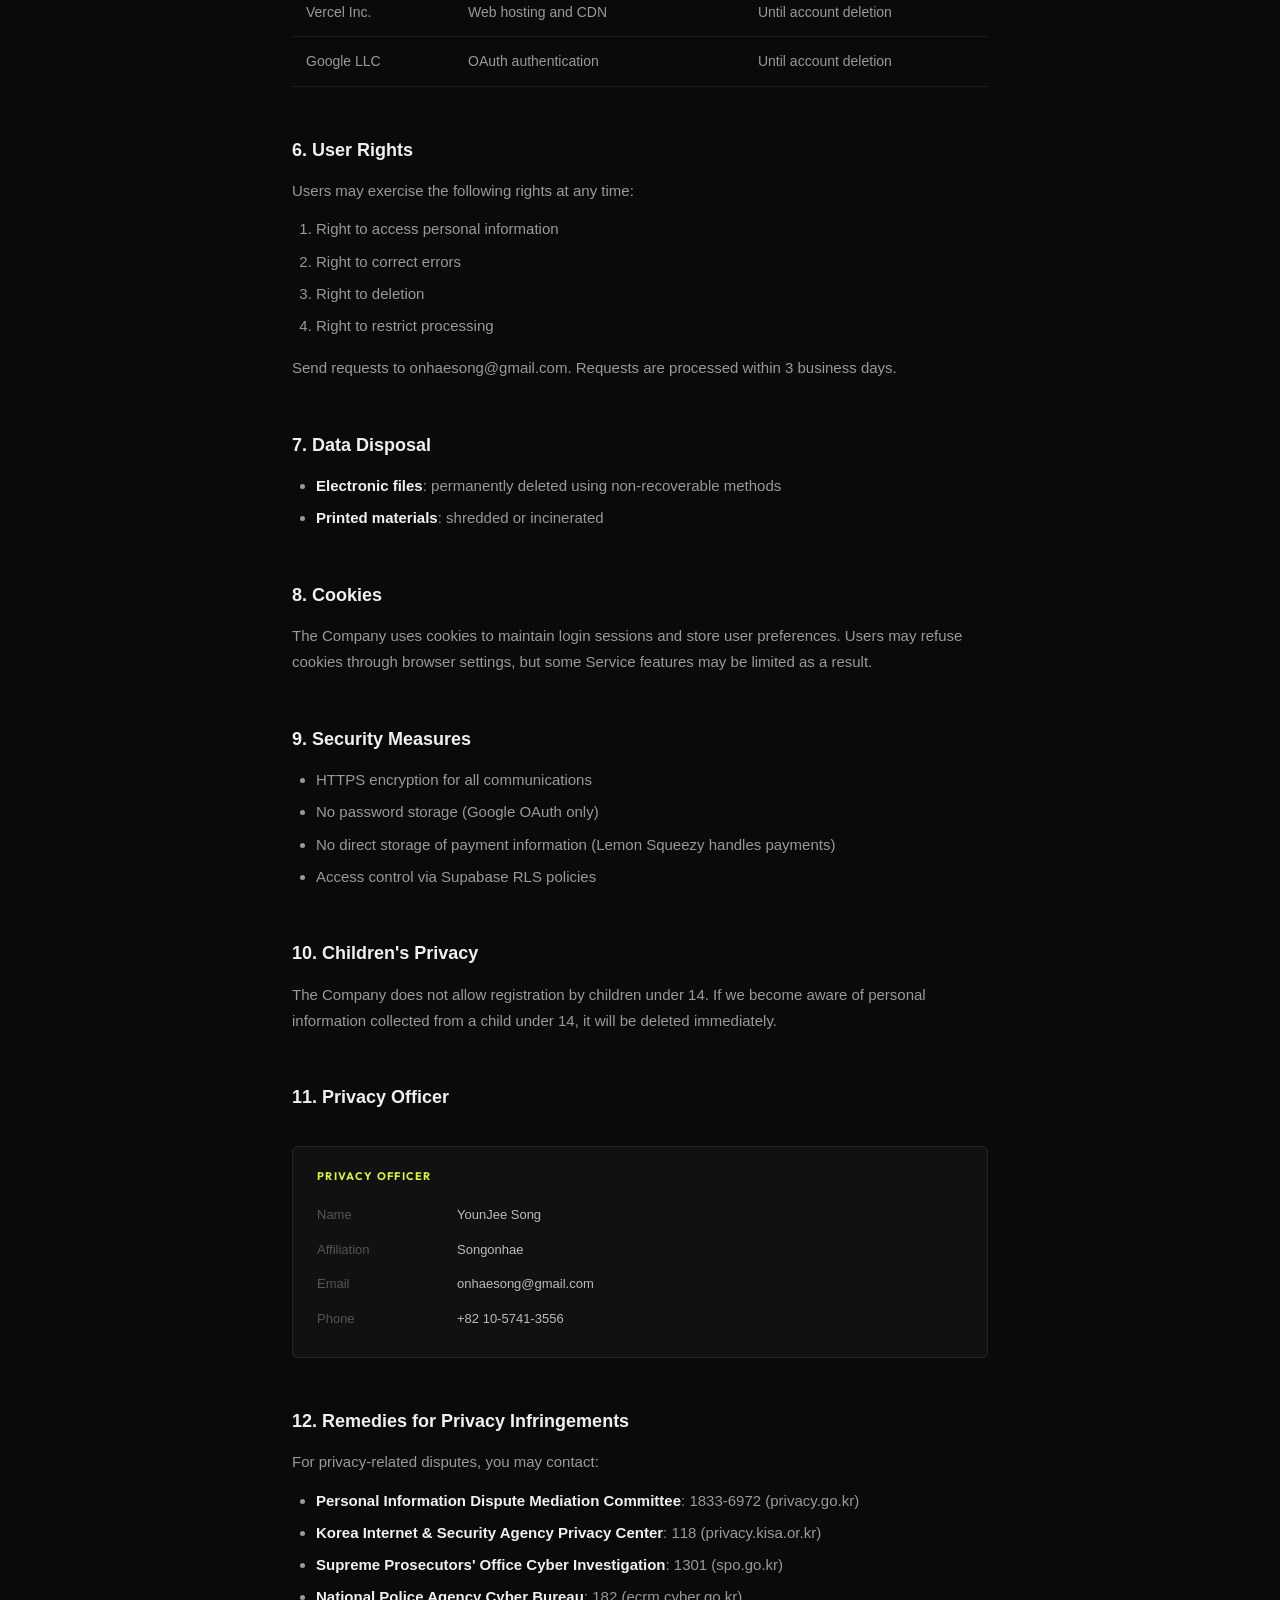
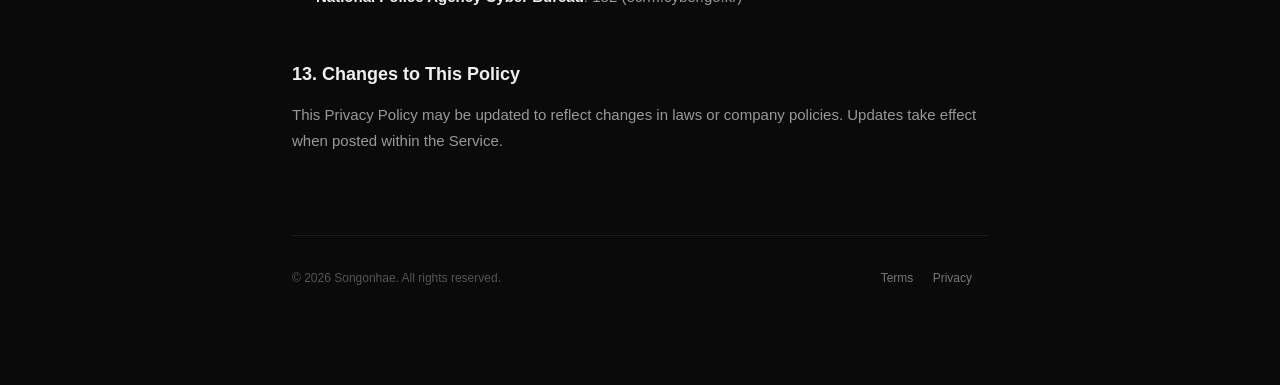
<file: public/privacy-en.html>
<!DOCTYPE html>
<html lang="en">
<head>
<meta charset="UTF-8">
<meta name="viewport" content="width=device-width, initial-scale=1.0">
<title>Privacy Policy — OnPlan</title>
<link rel="icon" href="/favicon.ico">
<link href="https://fonts.googleapis.com/css2?family=Outfit:wght@400;500;600;700;800;900&family=Pretendard+Variable:wght@300;400;500;600;700&display=swap" rel="stylesheet">
<style>
:root { --lime: #d4f53c; --bg: #0a0a0a; --bg2: #111; --white: #f0f0f0; --g200: #bbb; --g300: #999; --g400: #777; --g500: #555; --border: rgba(255,255,255,.08); --en: 'Outfit', sans-serif; --kr: 'Pretendard Variable', 'Pretendard', -apple-system, sans-serif; }
* { margin: 0; padding: 0; box-sizing: border-box; }
body { font-family: var(--kr); background: var(--bg); color: var(--g200); font-size: 15px; line-height: 1.75; -webkit-font-smoothing: antialiased; }
.nav { position: sticky; top: 0; height: 56px; padding: 0 32px; background: rgba(10,10,10,.85); backdrop-filter: blur(20px); border-bottom: 1px solid var(--border); display: flex; align-items: center; justify-content: space-between; z-index: 10; }
.nav-logo { font-family: var(--en); font-size: 20px; font-weight: 900; letter-spacing: -0.5px; text-decoration: none; }
.nav-logo .lime { color: var(--lime); }
.nav-logo .white { color: var(--white); font-weight: 500; }
.nav-back { font-size: 13px; color: var(--g400); text-decoration: none; transition: color .15s; }
.nav-back:hover { color: var(--white); }
.lang-switch { display: flex; gap: 4px; }
.lang-btn { padding: 4px 10px; font-size: 11px; font-family: var(--en); font-weight: 700; background: transparent; border: 1px solid var(--border); color: var(--g500); text-decoration: none; transition: all .15s; }
.lang-btn.active { background: rgba(212,245,60,.08); border-color: rgba(212,245,60,.22); color: var(--lime); }
.lang-btn:hover { color: var(--white); }
main { max-width: 760px; margin: 0 auto; padding: 64px 32px 96px; }
h1 { font-family: var(--en); font-size: 36px; font-weight: 800; letter-spacing: -1px; color: var(--white); margin-bottom: 8px; line-height: 1.15; }
.subtitle { font-size: 14px; color: var(--g500); margin-bottom: 48px; font-family: var(--en); letter-spacing: .04em; }
h2 { font-size: 18px; font-weight: 700; color: var(--white); margin: 40px 0 12px; padding-top: 8px; }
h3 { font-size: 15px; font-weight: 600; color: var(--white); margin: 24px 0 8px; }
p { margin-bottom: 12px; color: var(--g300); }
ul, ol { margin: 0 0 16px 24px; }
li { margin-bottom: 6px; color: var(--g300); }
strong { color: var(--white); font-weight: 600; }
table { width: 100%; border-collapse: collapse; margin: 16px 0; font-size: 14px; }
th, td { padding: 12px 14px; text-align: left; border-bottom: 1px solid var(--border); }
th { color: var(--g500); font-weight: 600; font-size: 12px; letter-spacing: .04em; text-transform: uppercase; background: var(--bg2); }
td { color: var(--g300); }
.info-box { margin: 32px 0; padding: 20px 24px; background: var(--bg2); border: 1px solid var(--border); border-radius: 6px; }
.info-box-title { font-size: 11px; font-weight: 700; letter-spacing: .12em; text-transform: uppercase; color: var(--lime); font-family: var(--en); margin-bottom: 12px; }
.info-row { display: flex; padding: 6px 0; font-size: 13px; }
.info-label { width: 140px; color: var(--g500); flex-shrink: 0; }
.info-value { color: var(--g200); }
.footer { margin-top: 80px; padding-top: 32px; border-top: 1px solid var(--border); font-size: 12px; color: var(--g500); display: flex; justify-content: space-between; align-items: center; }
.footer a { color: var(--g400); text-decoration: none; margin-right: 16px; }
.footer a:hover { color: var(--white); }
@media (max-width: 600px) { main { padding: 40px 20px 64px; } h1 { font-size: 28px; } .nav { padding: 0 20px; } .info-row { flex-direction: column; gap: 2px; } .info-label { width: auto; } table { font-size: 13px; } th, td { padding: 8px 10px; } }
</style>
</head>
<body>

<nav class="nav">
  <a href="/onplan.html" class="nav-logo"><span class="lime">ON</span><span class="white">plan</span></a>
  <div style="display:flex;align-items:center;gap:20px">
    <div class="lang-switch">
      <a href="/privacy.html" class="lang-btn">KO</a>
      <a href="/privacy-en.html" class="lang-btn active">EN</a>
    </div>
    <a href="/onplan.html" class="nav-back">← Home</a>
  </div>
</nav>

<main>
  <h1>Privacy Policy</h1>
  <div class="subtitle">Last updated: May 3, 2026</div>

  <p>Songonhae ("Company") complies with the Personal Information Protection Act and related regulations of the Republic of Korea. This Privacy Policy explains how we collect, use, store, and protect Users' personal information.</p>

  <h2>1. Information We Collect</h2>
  <table>
    <thead>
      <tr><th>Category</th><th>Items</th><th>Method</th></tr>
    </thead>
    <tbody>
      <tr><td>Sign Up</td><td>Email, name, profile image</td><td>Google OAuth</td></tr>
      <tr><td>Payment</td><td>Card brand, last 4 digits, payment email</td><td>Lemon Squeezy</td></tr>
      <tr><td>Service Usage</td><td>Project info, interviews, PRD outputs</td><td>User input</td></tr>
      <tr><td>Auto Collection</td><td>IP address, cookies, usage logs</td><td>Automatic</td></tr>
    </tbody>
  </table>

  <h2>2. Purpose of Collection and Use</h2>
  <ul>
    <li><strong>Member identification and authentication</strong> — for Service access</li>
    <li><strong>Service provision</strong> — AI interviews, PRD generation, role-based documents</li>
    <li><strong>Payment processing</strong> — subscription management, transaction history</li>
    <li><strong>Customer support</strong> — handling inquiries and refunds</li>
    <li><strong>Service improvement</strong> — statistical analysis using de-identified data</li>
    <li><strong>Legal compliance</strong> — fulfilling legal obligations</li>
  </ul>

  <h2>3. Retention Period</h2>
  <ul>
    <li>Member information: until account deletion</li>
    <li>Payment records: 5 years (per E-Commerce Act)</li>
    <li>Access logs: 3 months (per Communications Privacy Act)</li>
    <li>Project and interview data: until account deletion or User-requested removal</li>
  </ul>

  <h2>4. Third-Party Sharing</h2>
  <p>The Company does not share personal information with third parties. The following are processing partners only.</p>

  <h2>5. Processing Partners</h2>
  <table>
    <thead>
      <tr><th>Partner</th><th>Purpose</th><th>Retention</th></tr>
    </thead>
    <tbody>
      <tr><td>Supabase Inc.</td><td>Authentication, database hosting</td><td>Until account deletion</td></tr>
      <tr><td>Anthropic, PBC</td><td>AI interview and PRD generation</td><td>Discarded after processing</td></tr>
      <tr><td>Lemon Squeezy</td><td>Payment processing</td><td>Per partner policy</td></tr>
      <tr><td>Vercel Inc.</td><td>Web hosting and CDN</td><td>Until account deletion</td></tr>
      <tr><td>Google LLC</td><td>OAuth authentication</td><td>Until account deletion</td></tr>
    </tbody>
  </table>

  <h2>6. User Rights</h2>
  <p>Users may exercise the following rights at any time:</p>
  <ol>
    <li>Right to access personal information</li>
    <li>Right to correct errors</li>
    <li>Right to deletion</li>
    <li>Right to restrict processing</li>
  </ol>
  <p>Send requests to onhaesong@gmail.com. Requests are processed within 3 business days.</p>

  <h2>7. Data Disposal</h2>
  <ul>
    <li><strong>Electronic files</strong>: permanently deleted using non-recoverable methods</li>
    <li><strong>Printed materials</strong>: shredded or incinerated</li>
  </ul>

  <h2>8. Cookies</h2>
  <p>The Company uses cookies to maintain login sessions and store user preferences. Users may refuse cookies through browser settings, but some Service features may be limited as a result.</p>

  <h2>9. Security Measures</h2>
  <ul>
    <li>HTTPS encryption for all communications</li>
    <li>No password storage (Google OAuth only)</li>
    <li>No direct storage of payment information (Lemon Squeezy handles payments)</li>
    <li>Access control via Supabase RLS policies</li>
  </ul>

  <h2>10. Children's Privacy</h2>
  <p>The Company does not allow registration by children under 14. If we become aware of personal information collected from a child under 14, it will be deleted immediately.</p>

  <h2>11. Privacy Officer</h2>
  <div class="info-box">
    <div class="info-box-title">Privacy Officer</div>
    <div class="info-row"><span class="info-label">Name</span><span class="info-value">YounJee Song</span></div>
    <div class="info-row"><span class="info-label">Affiliation</span><span class="info-value">Songonhae</span></div>
    <div class="info-row"><span class="info-label">Email</span><span class="info-value">onhaesong@gmail.com</span></div>
    <div class="info-row"><span class="info-label">Phone</span><span class="info-value">+82 10-5741-3556</span></div>
  </div>

  <h2>12. Remedies for Privacy Infringements</h2>
  <p>For privacy-related disputes, you may contact:</p>
  <ul>
    <li><strong>Personal Information Dispute Mediation Committee</strong>: 1833-6972 (privacy.go.kr)</li>
    <li><strong>Korea Internet & Security Agency Privacy Center</strong>: 118 (privacy.kisa.or.kr)</li>
    <li><strong>Supreme Prosecutors' Office Cyber Investigation</strong>: 1301 (spo.go.kr)</li>
    <li><strong>National Police Agency Cyber Bureau</strong>: 182 (ecrm.cyber.go.kr)</li>
  </ul>

  <h2>13. Changes to This Policy</h2>
  <p>This Privacy Policy may be updated to reflect changes in laws or company policies. Updates take effect when posted within the Service.</p>

  <div class="footer">
    <div>© 2026 Songonhae. All rights reserved.</div>
    <div>
      <a href="/terms-en.html">Terms</a>
      <a href="/privacy-en.html">Privacy</a>
    </div>
  </div>
</main>

</body>
</html>
</file>
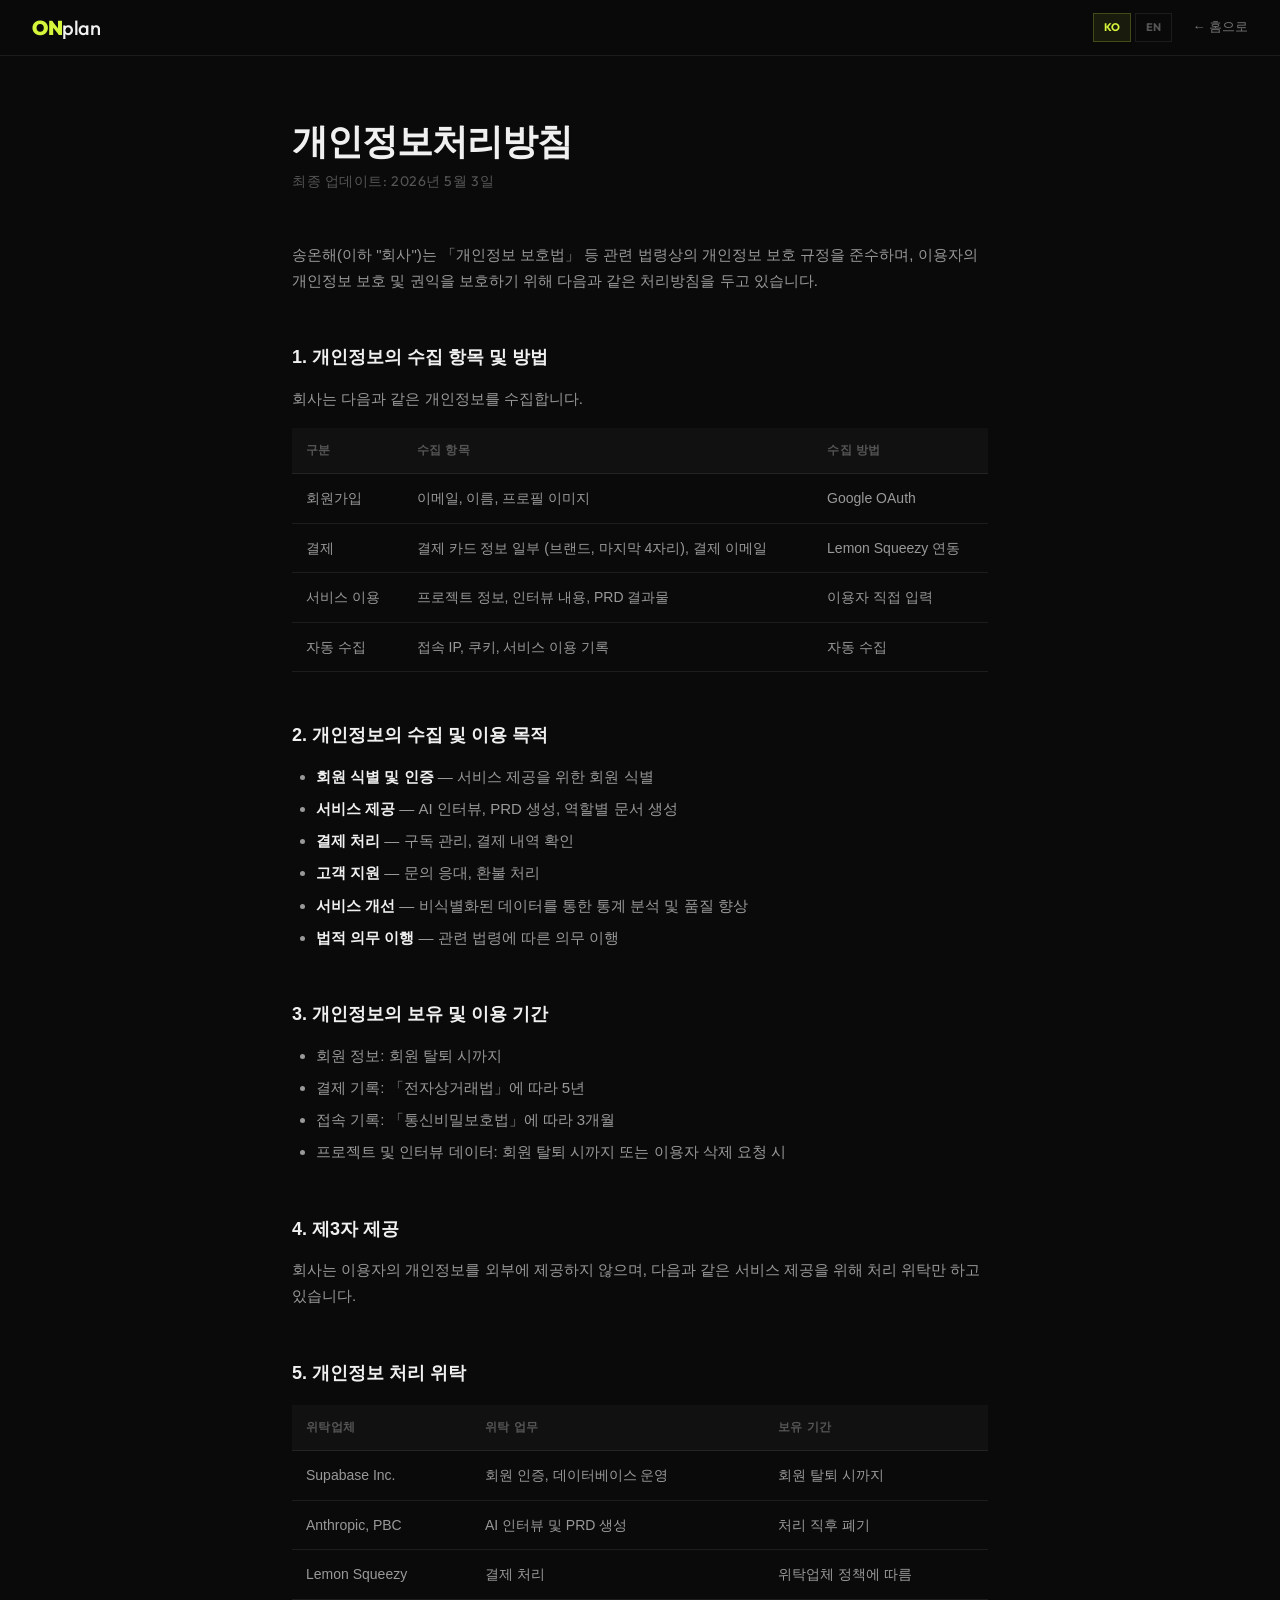
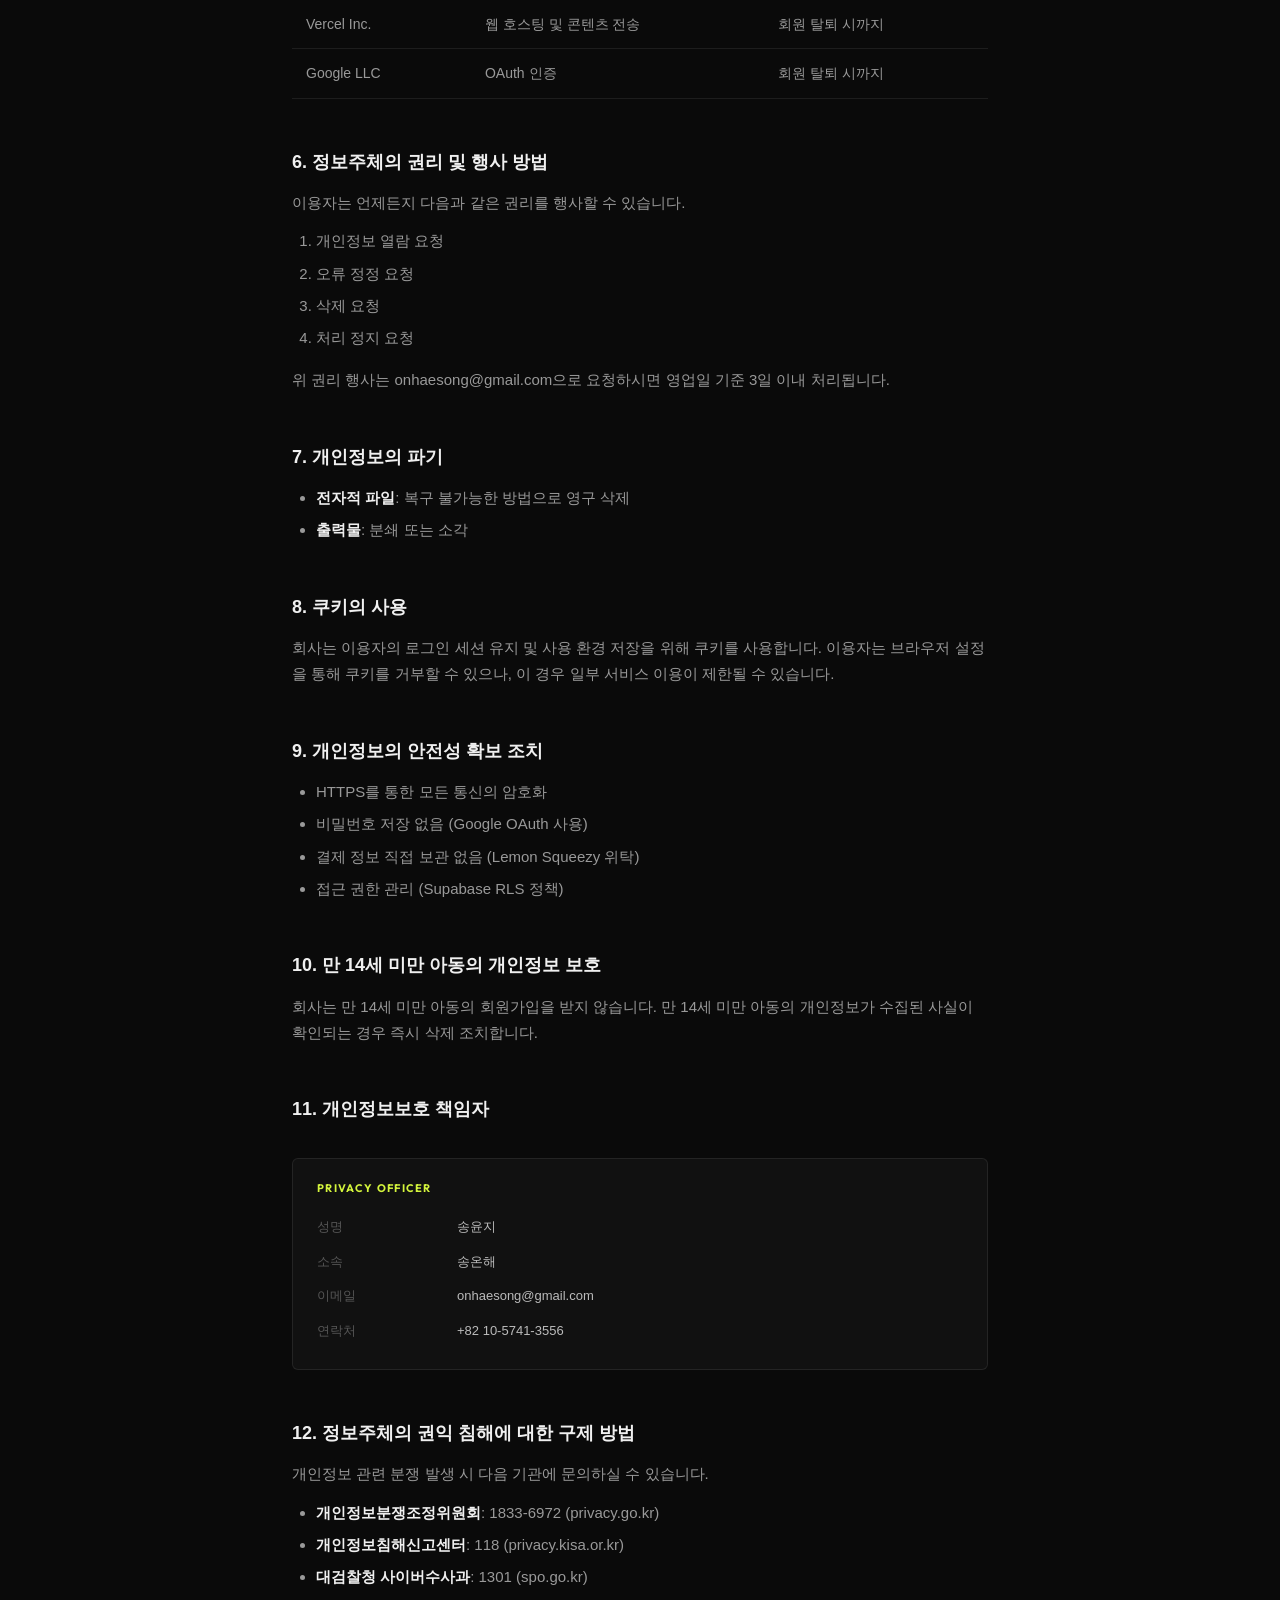
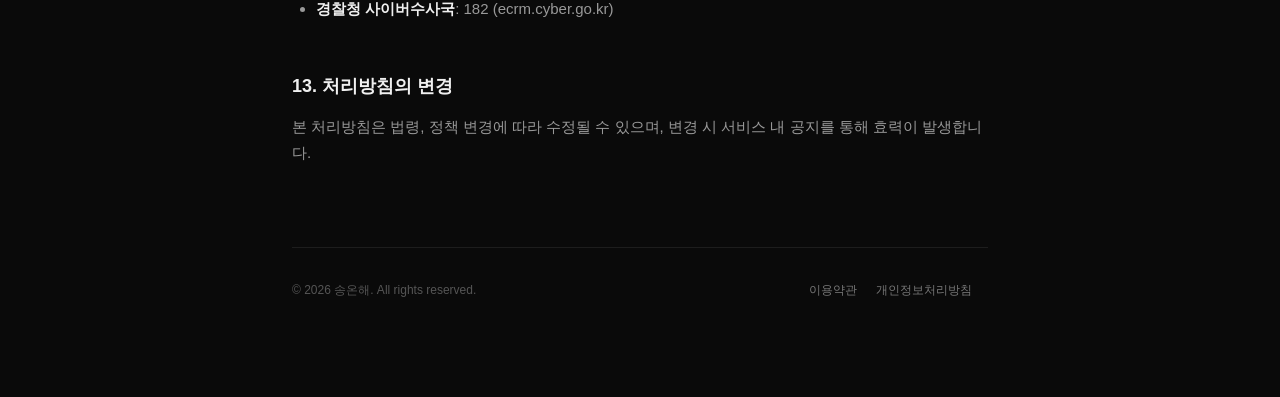
<file: public/privacy.html>
<!DOCTYPE html>
<html lang="ko">
<head>
<meta charset="UTF-8">
<meta name="viewport" content="width=device-width, initial-scale=1.0">
<title>개인정보처리방침 — OnPlan</title>
<link rel="icon" href="/favicon.ico">
<link href="https://fonts.googleapis.com/css2?family=Outfit:wght@400;500;600;700;800;900&family=Pretendard+Variable:wght@300;400;500;600;700&display=swap" rel="stylesheet">
<style>
:root { --lime: #d4f53c; --bg: #0a0a0a; --bg2: #111; --white: #f0f0f0; --g200: #bbb; --g300: #999; --g400: #777; --g500: #555; --border: rgba(255,255,255,.08); --en: 'Outfit', sans-serif; --kr: 'Pretendard Variable', 'Pretendard', -apple-system, sans-serif; }
* { margin: 0; padding: 0; box-sizing: border-box; }
body { font-family: var(--kr); background: var(--bg); color: var(--g200); font-size: 15px; line-height: 1.75; -webkit-font-smoothing: antialiased; }
.nav { position: sticky; top: 0; height: 56px; padding: 0 32px; background: rgba(10,10,10,.85); backdrop-filter: blur(20px); border-bottom: 1px solid var(--border); display: flex; align-items: center; justify-content: space-between; z-index: 10; }
.nav-logo { font-family: var(--en); font-size: 20px; font-weight: 900; letter-spacing: -0.5px; text-decoration: none; }
.nav-logo .lime { color: var(--lime); }
.nav-logo .white { color: var(--white); font-weight: 500; }
.nav-back { font-size: 13px; color: var(--g400); text-decoration: none; transition: color .15s; }
.nav-back:hover { color: var(--white); }
.lang-switch { display: flex; gap: 4px; }
.lang-btn { padding: 4px 10px; font-size: 11px; font-family: var(--en); font-weight: 700; background: transparent; border: 1px solid var(--border); color: var(--g500); text-decoration: none; transition: all .15s; }
.lang-btn.active { background: rgba(212,245,60,.08); border-color: rgba(212,245,60,.22); color: var(--lime); }
.lang-btn:hover { color: var(--white); }
main { max-width: 760px; margin: 0 auto; padding: 64px 32px 96px; }
h1 { font-family: var(--en); font-size: 36px; font-weight: 800; letter-spacing: -1px; color: var(--white); margin-bottom: 8px; line-height: 1.15; }
.subtitle { font-size: 14px; color: var(--g500); margin-bottom: 48px; font-family: var(--en); letter-spacing: .04em; }
h2 { font-size: 18px; font-weight: 700; color: var(--white); margin: 40px 0 12px; padding-top: 8px; }
h3 { font-size: 15px; font-weight: 600; color: var(--white); margin: 24px 0 8px; }
p { margin-bottom: 12px; color: var(--g300); }
ul, ol { margin: 0 0 16px 24px; }
li { margin-bottom: 6px; color: var(--g300); }
strong { color: var(--white); font-weight: 600; }
table { width: 100%; border-collapse: collapse; margin: 16px 0; font-size: 14px; }
th, td { padding: 12px 14px; text-align: left; border-bottom: 1px solid var(--border); }
th { color: var(--g500); font-weight: 600; font-size: 12px; letter-spacing: .04em; text-transform: uppercase; background: var(--bg2); }
td { color: var(--g300); }
.info-box { margin: 32px 0; padding: 20px 24px; background: var(--bg2); border: 1px solid var(--border); border-radius: 6px; }
.info-box-title { font-size: 11px; font-weight: 700; letter-spacing: .12em; text-transform: uppercase; color: var(--lime); font-family: var(--en); margin-bottom: 12px; }
.info-row { display: flex; padding: 6px 0; font-size: 13px; }
.info-label { width: 140px; color: var(--g500); flex-shrink: 0; }
.info-value { color: var(--g200); }
.footer { margin-top: 80px; padding-top: 32px; border-top: 1px solid var(--border); font-size: 12px; color: var(--g500); display: flex; justify-content: space-between; align-items: center; }
.footer a { color: var(--g400); text-decoration: none; margin-right: 16px; }
.footer a:hover { color: var(--white); }
@media (max-width: 600px) { main { padding: 40px 20px 64px; } h1 { font-size: 28px; } .nav { padding: 0 20px; } .info-row { flex-direction: column; gap: 2px; } .info-label { width: auto; } table { font-size: 13px; } th, td { padding: 8px 10px; } }
</style>
</head>
<body>

<nav class="nav">
  <a href="/onplan.html" class="nav-logo"><span class="lime">ON</span><span class="white">plan</span></a>
  <div style="display:flex;align-items:center;gap:20px">
    <div class="lang-switch">
      <a href="/privacy.html" class="lang-btn active">KO</a>
      <a href="/privacy-en.html" class="lang-btn">EN</a>
    </div>
    <a href="/onplan.html" class="nav-back">← 홈으로</a>
  </div>
</nav>

<main>
  <h1>개인정보처리방침</h1>
  <div class="subtitle">최종 업데이트: 2026년 5월 3일</div>

  <p>송온해(이하 "회사")는 「개인정보 보호법」 등 관련 법령상의 개인정보 보호 규정을 준수하며, 이용자의 개인정보 보호 및 권익을 보호하기 위해 다음과 같은 처리방침을 두고 있습니다.</p>

  <h2>1. 개인정보의 수집 항목 및 방법</h2>
  <p>회사는 다음과 같은 개인정보를 수집합니다.</p>
  <table>
    <thead>
      <tr><th>구분</th><th>수집 항목</th><th>수집 방법</th></tr>
    </thead>
    <tbody>
      <tr><td>회원가입</td><td>이메일, 이름, 프로필 이미지</td><td>Google OAuth</td></tr>
      <tr><td>결제</td><td>결제 카드 정보 일부 (브랜드, 마지막 4자리), 결제 이메일</td><td>Lemon Squeezy 연동</td></tr>
      <tr><td>서비스 이용</td><td>프로젝트 정보, 인터뷰 내용, PRD 결과물</td><td>이용자 직접 입력</td></tr>
      <tr><td>자동 수집</td><td>접속 IP, 쿠키, 서비스 이용 기록</td><td>자동 수집</td></tr>
    </tbody>
  </table>

  <h2>2. 개인정보의 수집 및 이용 목적</h2>
  <ul>
    <li><strong>회원 식별 및 인증</strong> — 서비스 제공을 위한 회원 식별</li>
    <li><strong>서비스 제공</strong> — AI 인터뷰, PRD 생성, 역할별 문서 생성</li>
    <li><strong>결제 처리</strong> — 구독 관리, 결제 내역 확인</li>
    <li><strong>고객 지원</strong> — 문의 응대, 환불 처리</li>
    <li><strong>서비스 개선</strong> — 비식별화된 데이터를 통한 통계 분석 및 품질 향상</li>
    <li><strong>법적 의무 이행</strong> — 관련 법령에 따른 의무 이행</li>
  </ul>

  <h2>3. 개인정보의 보유 및 이용 기간</h2>
  <ul>
    <li>회원 정보: 회원 탈퇴 시까지</li>
    <li>결제 기록: 「전자상거래법」에 따라 5년</li>
    <li>접속 기록: 「통신비밀보호법」에 따라 3개월</li>
    <li>프로젝트 및 인터뷰 데이터: 회원 탈퇴 시까지 또는 이용자 삭제 요청 시</li>
  </ul>

  <h2>4. 제3자 제공</h2>
  <p>회사는 이용자의 개인정보를 외부에 제공하지 않으며, 다음과 같은 서비스 제공을 위해 처리 위탁만 하고 있습니다.</p>

  <h2>5. 개인정보 처리 위탁</h2>
  <table>
    <thead>
      <tr><th>위탁업체</th><th>위탁 업무</th><th>보유 기간</th></tr>
    </thead>
    <tbody>
      <tr><td>Supabase Inc.</td><td>회원 인증, 데이터베이스 운영</td><td>회원 탈퇴 시까지</td></tr>
      <tr><td>Anthropic, PBC</td><td>AI 인터뷰 및 PRD 생성</td><td>처리 직후 폐기</td></tr>
      <tr><td>Lemon Squeezy</td><td>결제 처리</td><td>위탁업체 정책에 따름</td></tr>
      <tr><td>Vercel Inc.</td><td>웹 호스팅 및 콘텐츠 전송</td><td>회원 탈퇴 시까지</td></tr>
      <tr><td>Google LLC</td><td>OAuth 인증</td><td>회원 탈퇴 시까지</td></tr>
    </tbody>
  </table>

  <h2>6. 정보주체의 권리 및 행사 방법</h2>
  <p>이용자는 언제든지 다음과 같은 권리를 행사할 수 있습니다.</p>
  <ol>
    <li>개인정보 열람 요청</li>
    <li>오류 정정 요청</li>
    <li>삭제 요청</li>
    <li>처리 정지 요청</li>
  </ol>
  <p>위 권리 행사는 onhaesong@gmail.com으로 요청하시면 영업일 기준 3일 이내 처리됩니다.</p>

  <h2>7. 개인정보의 파기</h2>
  <ul>
    <li><strong>전자적 파일</strong>: 복구 불가능한 방법으로 영구 삭제</li>
    <li><strong>출력물</strong>: 분쇄 또는 소각</li>
  </ul>

  <h2>8. 쿠키의 사용</h2>
  <p>회사는 이용자의 로그인 세션 유지 및 사용 환경 저장을 위해 쿠키를 사용합니다. 이용자는 브라우저 설정을 통해 쿠키를 거부할 수 있으나, 이 경우 일부 서비스 이용이 제한될 수 있습니다.</p>

  <h2>9. 개인정보의 안전성 확보 조치</h2>
  <ul>
    <li>HTTPS를 통한 모든 통신의 암호화</li>
    <li>비밀번호 저장 없음 (Google OAuth 사용)</li>
    <li>결제 정보 직접 보관 없음 (Lemon Squeezy 위탁)</li>
    <li>접근 권한 관리 (Supabase RLS 정책)</li>
  </ul>

  <h2>10. 만 14세 미만 아동의 개인정보 보호</h2>
  <p>회사는 만 14세 미만 아동의 회원가입을 받지 않습니다. 만 14세 미만 아동의 개인정보가 수집된 사실이 확인되는 경우 즉시 삭제 조치합니다.</p>

  <h2>11. 개인정보보호 책임자</h2>
  <div class="info-box">
    <div class="info-box-title">Privacy Officer</div>
    <div class="info-row"><span class="info-label">성명</span><span class="info-value">송윤지</span></div>
    <div class="info-row"><span class="info-label">소속</span><span class="info-value">송온해</span></div>
    <div class="info-row"><span class="info-label">이메일</span><span class="info-value">onhaesong@gmail.com</span></div>
    <div class="info-row"><span class="info-label">연락처</span><span class="info-value">+82 10-5741-3556</span></div>
  </div>

  <h2>12. 정보주체의 권익 침해에 대한 구제 방법</h2>
  <p>개인정보 관련 분쟁 발생 시 다음 기관에 문의하실 수 있습니다.</p>
  <ul>
    <li><strong>개인정보분쟁조정위원회</strong>: 1833-6972 (privacy.go.kr)</li>
    <li><strong>개인정보침해신고센터</strong>: 118 (privacy.kisa.or.kr)</li>
    <li><strong>대검찰청 사이버수사과</strong>: 1301 (spo.go.kr)</li>
    <li><strong>경찰청 사이버수사국</strong>: 182 (ecrm.cyber.go.kr)</li>
  </ul>

  <h2>13. 처리방침의 변경</h2>
  <p>본 처리방침은 법령, 정책 변경에 따라 수정될 수 있으며, 변경 시 서비스 내 공지를 통해 효력이 발생합니다.</p>

  <div class="footer">
    <div>© 2026 송온해. All rights reserved.</div>
    <div>
      <a href="/terms.html">이용약관</a>
      <a href="/privacy.html">개인정보처리방침</a>
    </div>
  </div>
</main>

</body>
</html>
</file>
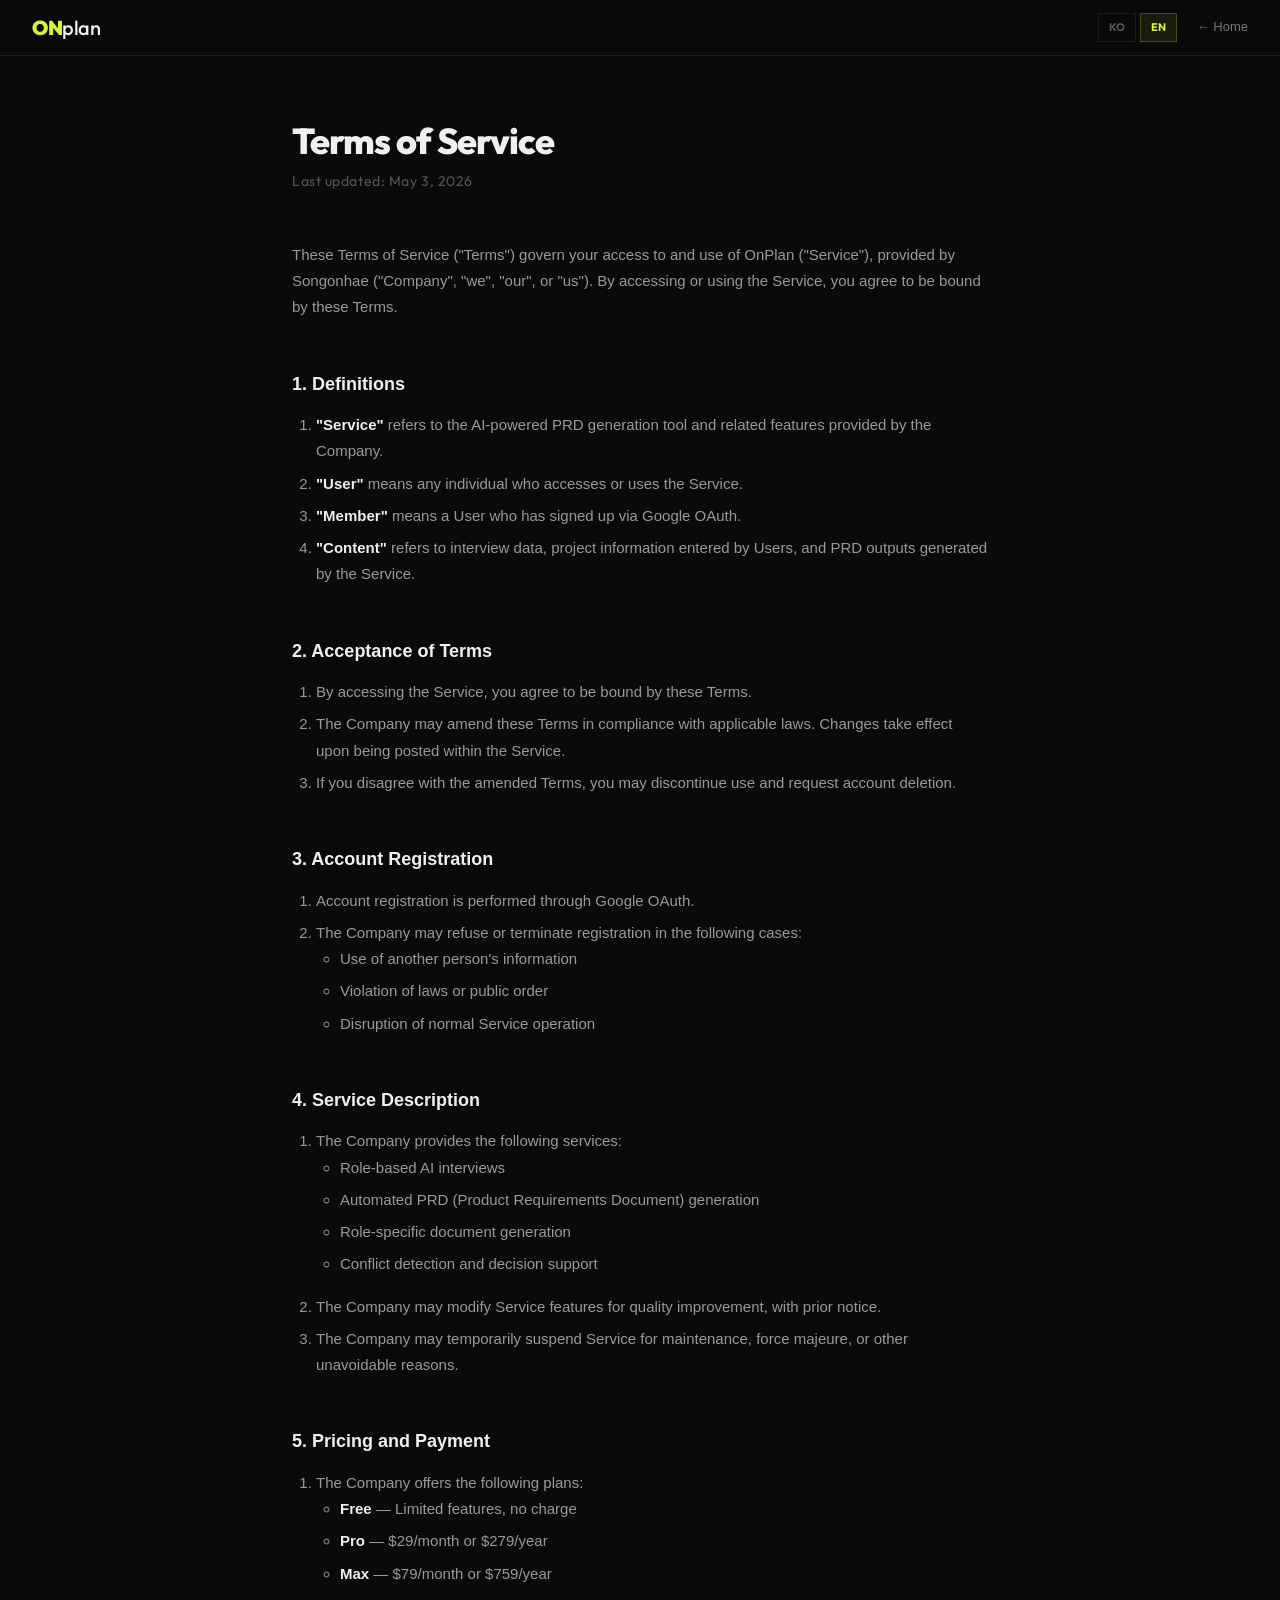
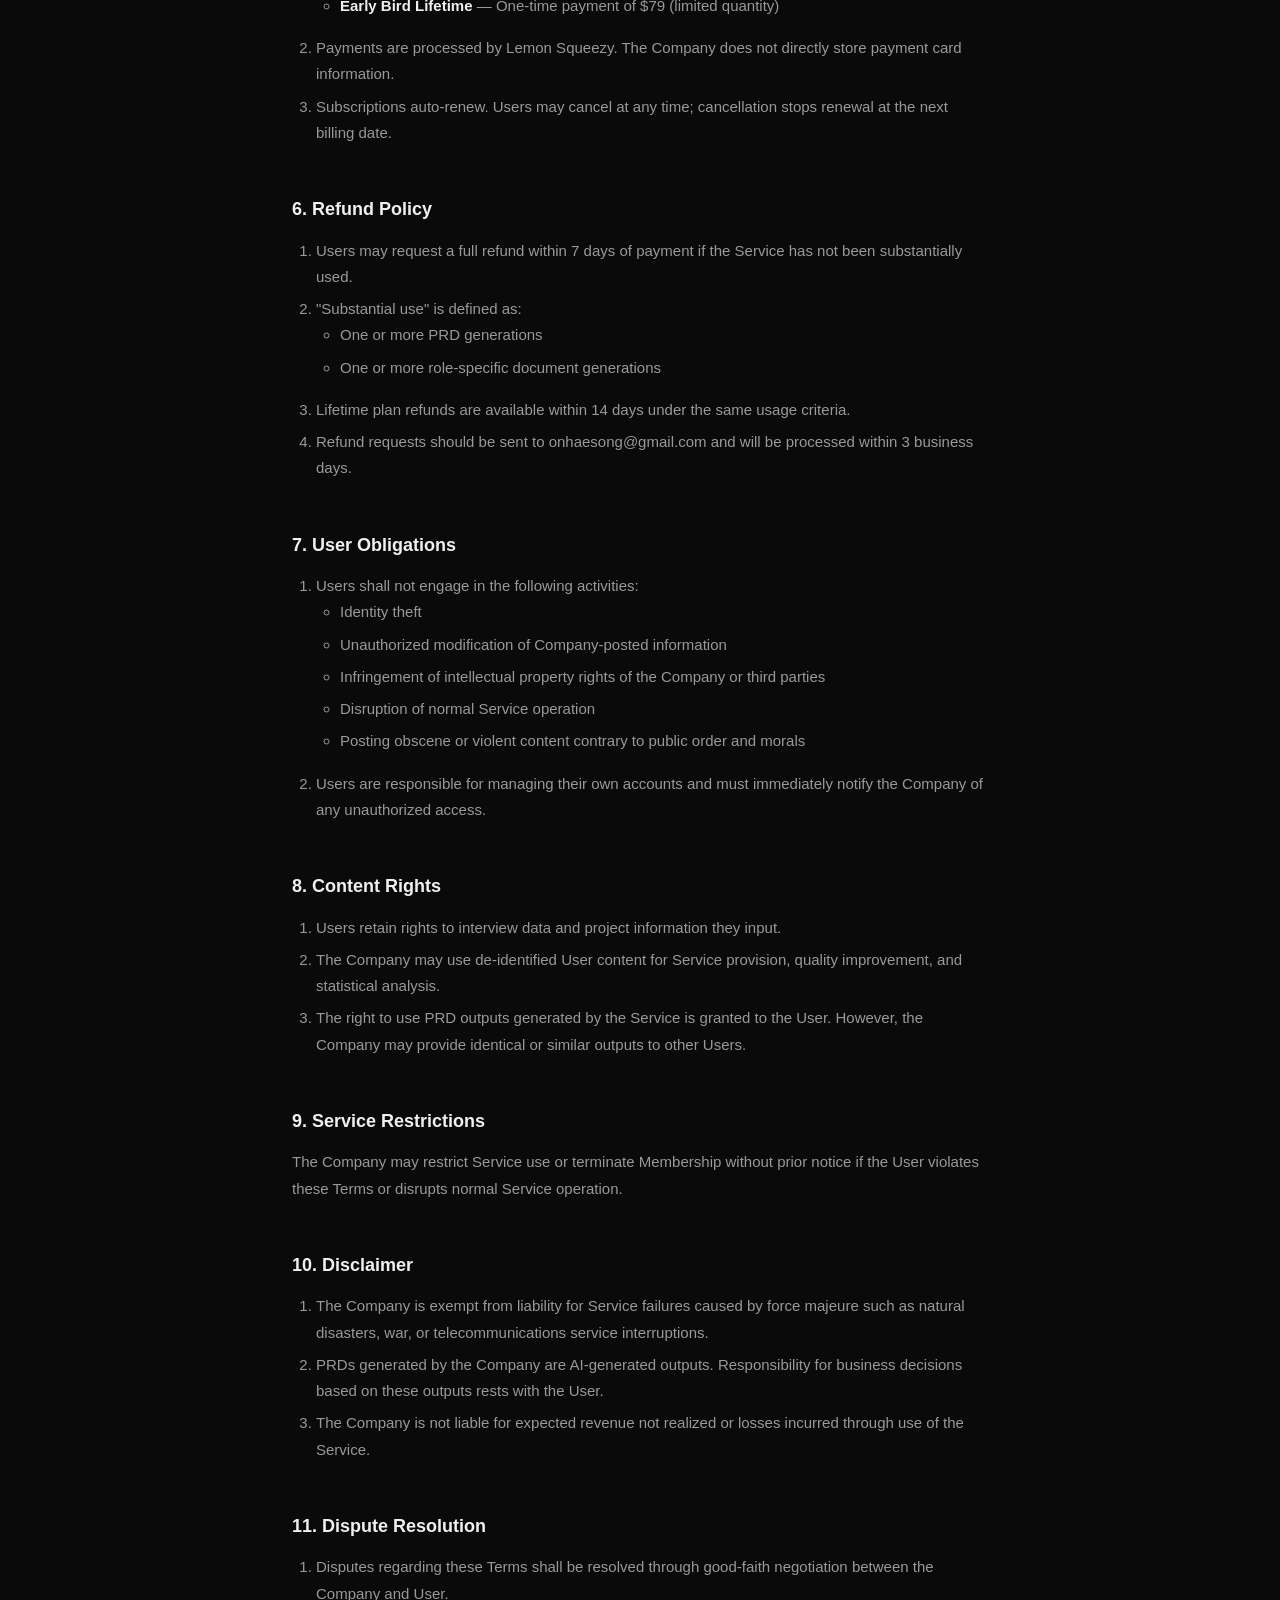
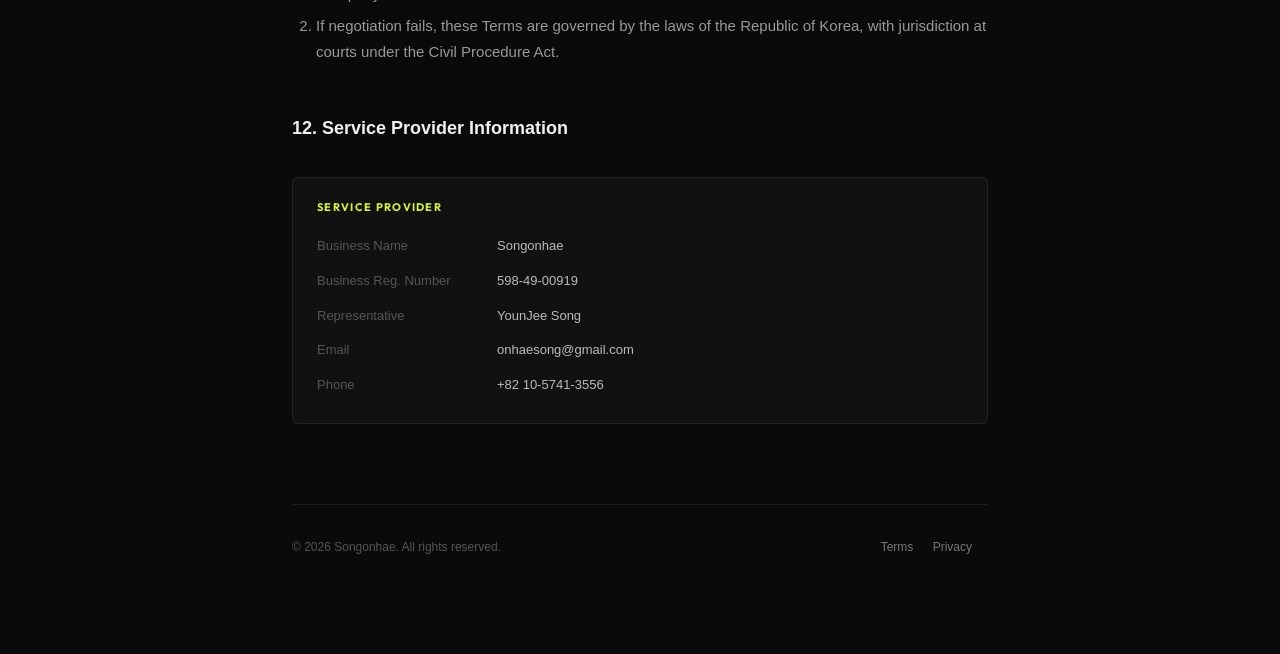
<file: public/terms-en.html>
<!DOCTYPE html>
<html lang="en">
<head>
<meta charset="UTF-8">
<meta name="viewport" content="width=device-width, initial-scale=1.0">
<title>Terms of Service — OnPlan</title>
<link rel="icon" href="/favicon.ico">
<link href="https://fonts.googleapis.com/css2?family=Outfit:wght@400;500;600;700;800;900&family=Pretendard+Variable:wght@300;400;500;600;700&display=swap" rel="stylesheet">
<style>
:root { --lime: #d4f53c; --bg: #0a0a0a; --bg2: #111; --white: #f0f0f0; --g200: #bbb; --g300: #999; --g400: #777; --g500: #555; --border: rgba(255,255,255,.08); --en: 'Outfit', sans-serif; --kr: 'Pretendard Variable', 'Pretendard', -apple-system, sans-serif; }
* { margin: 0; padding: 0; box-sizing: border-box; }
body { font-family: var(--kr); background: var(--bg); color: var(--g200); font-size: 15px; line-height: 1.75; -webkit-font-smoothing: antialiased; }
.nav { position: sticky; top: 0; height: 56px; padding: 0 32px; background: rgba(10,10,10,.85); backdrop-filter: blur(20px); border-bottom: 1px solid var(--border); display: flex; align-items: center; justify-content: space-between; z-index: 10; }
.nav-logo { font-family: var(--en); font-size: 20px; font-weight: 900; letter-spacing: -0.5px; text-decoration: none; }
.nav-logo .lime { color: var(--lime); }
.nav-logo .white { color: var(--white); font-weight: 500; }
.nav-back { font-size: 13px; color: var(--g400); text-decoration: none; transition: color .15s; }
.nav-back:hover { color: var(--white); }
.lang-switch { display: flex; gap: 4px; }
.lang-btn { padding: 4px 10px; font-size: 11px; font-family: var(--en); font-weight: 700; background: transparent; border: 1px solid var(--border); color: var(--g500); text-decoration: none; transition: all .15s; }
.lang-btn.active { background: rgba(212,245,60,.08); border-color: rgba(212,245,60,.22); color: var(--lime); }
.lang-btn:hover { color: var(--white); }
main { max-width: 760px; margin: 0 auto; padding: 64px 32px 96px; }
h1 { font-family: var(--en); font-size: 36px; font-weight: 800; letter-spacing: -1px; color: var(--white); margin-bottom: 8px; line-height: 1.15; }
.subtitle { font-size: 14px; color: var(--g500); margin-bottom: 48px; font-family: var(--en); letter-spacing: .04em; }
h2 { font-size: 18px; font-weight: 700; color: var(--white); margin: 40px 0 12px; padding-top: 8px; }
h3 { font-size: 15px; font-weight: 600; color: var(--white); margin: 24px 0 8px; }
p { margin-bottom: 12px; color: var(--g300); }
ul, ol { margin: 0 0 16px 24px; }
li { margin-bottom: 6px; color: var(--g300); }
strong { color: var(--white); font-weight: 600; }
.info-box { margin: 32px 0; padding: 20px 24px; background: var(--bg2); border: 1px solid var(--border); border-radius: 6px; }
.info-box-title { font-size: 11px; font-weight: 700; letter-spacing: .12em; text-transform: uppercase; color: var(--lime); font-family: var(--en); margin-bottom: 12px; }
.info-row { display: flex; padding: 6px 0; font-size: 13px; }
.info-label { width: 180px; color: var(--g500); flex-shrink: 0; }
.info-value { color: var(--g200); }
.footer { margin-top: 80px; padding-top: 32px; border-top: 1px solid var(--border); font-size: 12px; color: var(--g500); display: flex; justify-content: space-between; align-items: center; }
.footer a { color: var(--g400); text-decoration: none; margin-right: 16px; }
.footer a:hover { color: var(--white); }
@media (max-width: 600px) { main { padding: 40px 20px 64px; } h1 { font-size: 28px; } .nav { padding: 0 20px; } .info-row { flex-direction: column; gap: 2px; } .info-label { width: auto; } }
</style>
</head>
<body>

<nav class="nav">
  <a href="/onplan.html" class="nav-logo"><span class="lime">ON</span><span class="white">plan</span></a>
  <div style="display:flex;align-items:center;gap:20px">
    <div class="lang-switch">
      <a href="/terms.html" class="lang-btn">KO</a>
      <a href="/terms-en.html" class="lang-btn active">EN</a>
    </div>
    <a href="/onplan.html" class="nav-back">← Home</a>
  </div>
</nav>

<main>
  <h1>Terms of Service</h1>
  <div class="subtitle">Last updated: May 3, 2026</div>

  <p>These Terms of Service ("Terms") govern your access to and use of OnPlan ("Service"), provided by Songonhae ("Company", "we", "our", or "us"). By accessing or using the Service, you agree to be bound by these Terms.</p>

  <h2>1. Definitions</h2>
  <ol>
    <li><strong>"Service"</strong> refers to the AI-powered PRD generation tool and related features provided by the Company.</li>
    <li><strong>"User"</strong> means any individual who accesses or uses the Service.</li>
    <li><strong>"Member"</strong> means a User who has signed up via Google OAuth.</li>
    <li><strong>"Content"</strong> refers to interview data, project information entered by Users, and PRD outputs generated by the Service.</li>
  </ol>

  <h2>2. Acceptance of Terms</h2>
  <ol>
    <li>By accessing the Service, you agree to be bound by these Terms.</li>
    <li>The Company may amend these Terms in compliance with applicable laws. Changes take effect upon being posted within the Service.</li>
    <li>If you disagree with the amended Terms, you may discontinue use and request account deletion.</li>
  </ol>

  <h2>3. Account Registration</h2>
  <ol>
    <li>Account registration is performed through Google OAuth.</li>
    <li>The Company may refuse or terminate registration in the following cases:
      <ul>
        <li>Use of another person's information</li>
        <li>Violation of laws or public order</li>
        <li>Disruption of normal Service operation</li>
      </ul>
    </li>
  </ol>

  <h2>4. Service Description</h2>
  <ol>
    <li>The Company provides the following services:
      <ul>
        <li>Role-based AI interviews</li>
        <li>Automated PRD (Product Requirements Document) generation</li>
        <li>Role-specific document generation</li>
        <li>Conflict detection and decision support</li>
      </ul>
    </li>
    <li>The Company may modify Service features for quality improvement, with prior notice.</li>
    <li>The Company may temporarily suspend Service for maintenance, force majeure, or other unavoidable reasons.</li>
  </ol>

  <h2>5. Pricing and Payment</h2>
  <ol>
    <li>The Company offers the following plans:
      <ul>
        <li><strong>Free</strong> — Limited features, no charge</li>
        <li><strong>Pro</strong> — $29/month or $279/year</li>
        <li><strong>Max</strong> — $79/month or $759/year</li>
        <li><strong>Early Bird Lifetime</strong> — One-time payment of $79 (limited quantity)</li>
      </ul>
    </li>
    <li>Payments are processed by Lemon Squeezy. The Company does not directly store payment card information.</li>
    <li>Subscriptions auto-renew. Users may cancel at any time; cancellation stops renewal at the next billing date.</li>
  </ol>

  <h2>6. Refund Policy</h2>
  <ol>
    <li>Users may request a full refund within 7 days of payment if the Service has not been substantially used.</li>
    <li>"Substantial use" is defined as:
      <ul>
        <li>One or more PRD generations</li>
        <li>One or more role-specific document generations</li>
      </ul>
    </li>
    <li>Lifetime plan refunds are available within 14 days under the same usage criteria.</li>
    <li>Refund requests should be sent to onhaesong@gmail.com and will be processed within 3 business days.</li>
  </ol>

  <h2>7. User Obligations</h2>
  <ol>
    <li>Users shall not engage in the following activities:
      <ul>
        <li>Identity theft</li>
        <li>Unauthorized modification of Company-posted information</li>
        <li>Infringement of intellectual property rights of the Company or third parties</li>
        <li>Disruption of normal Service operation</li>
        <li>Posting obscene or violent content contrary to public order and morals</li>
      </ul>
    </li>
    <li>Users are responsible for managing their own accounts and must immediately notify the Company of any unauthorized access.</li>
  </ol>

  <h2>8. Content Rights</h2>
  <ol>
    <li>Users retain rights to interview data and project information they input.</li>
    <li>The Company may use de-identified User content for Service provision, quality improvement, and statistical analysis.</li>
    <li>The right to use PRD outputs generated by the Service is granted to the User. However, the Company may provide identical or similar outputs to other Users.</li>
  </ol>

  <h2>9. Service Restrictions</h2>
  <p>The Company may restrict Service use or terminate Membership without prior notice if the User violates these Terms or disrupts normal Service operation.</p>

  <h2>10. Disclaimer</h2>
  <ol>
    <li>The Company is exempt from liability for Service failures caused by force majeure such as natural disasters, war, or telecommunications service interruptions.</li>
    <li>PRDs generated by the Company are AI-generated outputs. Responsibility for business decisions based on these outputs rests with the User.</li>
    <li>The Company is not liable for expected revenue not realized or losses incurred through use of the Service.</li>
  </ol>

  <h2>11. Dispute Resolution</h2>
  <ol>
    <li>Disputes regarding these Terms shall be resolved through good-faith negotiation between the Company and User.</li>
    <li>If negotiation fails, these Terms are governed by the laws of the Republic of Korea, with jurisdiction at courts under the Civil Procedure Act.</li>
  </ol>

  <h2>12. Service Provider Information</h2>
  <div class="info-box">
    <div class="info-box-title">Service Provider</div>
    <div class="info-row"><span class="info-label">Business Name</span><span class="info-value">Songonhae</span></div>
    <div class="info-row"><span class="info-label">Business Reg. Number</span><span class="info-value">598-49-00919</span></div>
    <div class="info-row"><span class="info-label">Representative</span><span class="info-value">YounJee Song</span></div>
    <div class="info-row"><span class="info-label">Email</span><span class="info-value">onhaesong@gmail.com</span></div>
    <div class="info-row"><span class="info-label">Phone</span><span class="info-value">+82 10-5741-3556</span></div>
  </div>

  <div class="footer">
    <div>© 2026 Songonhae. All rights reserved.</div>
    <div>
      <a href="/terms-en.html">Terms</a>
      <a href="/privacy-en.html">Privacy</a>
    </div>
  </div>
</main>

</body>
</html>
</file>
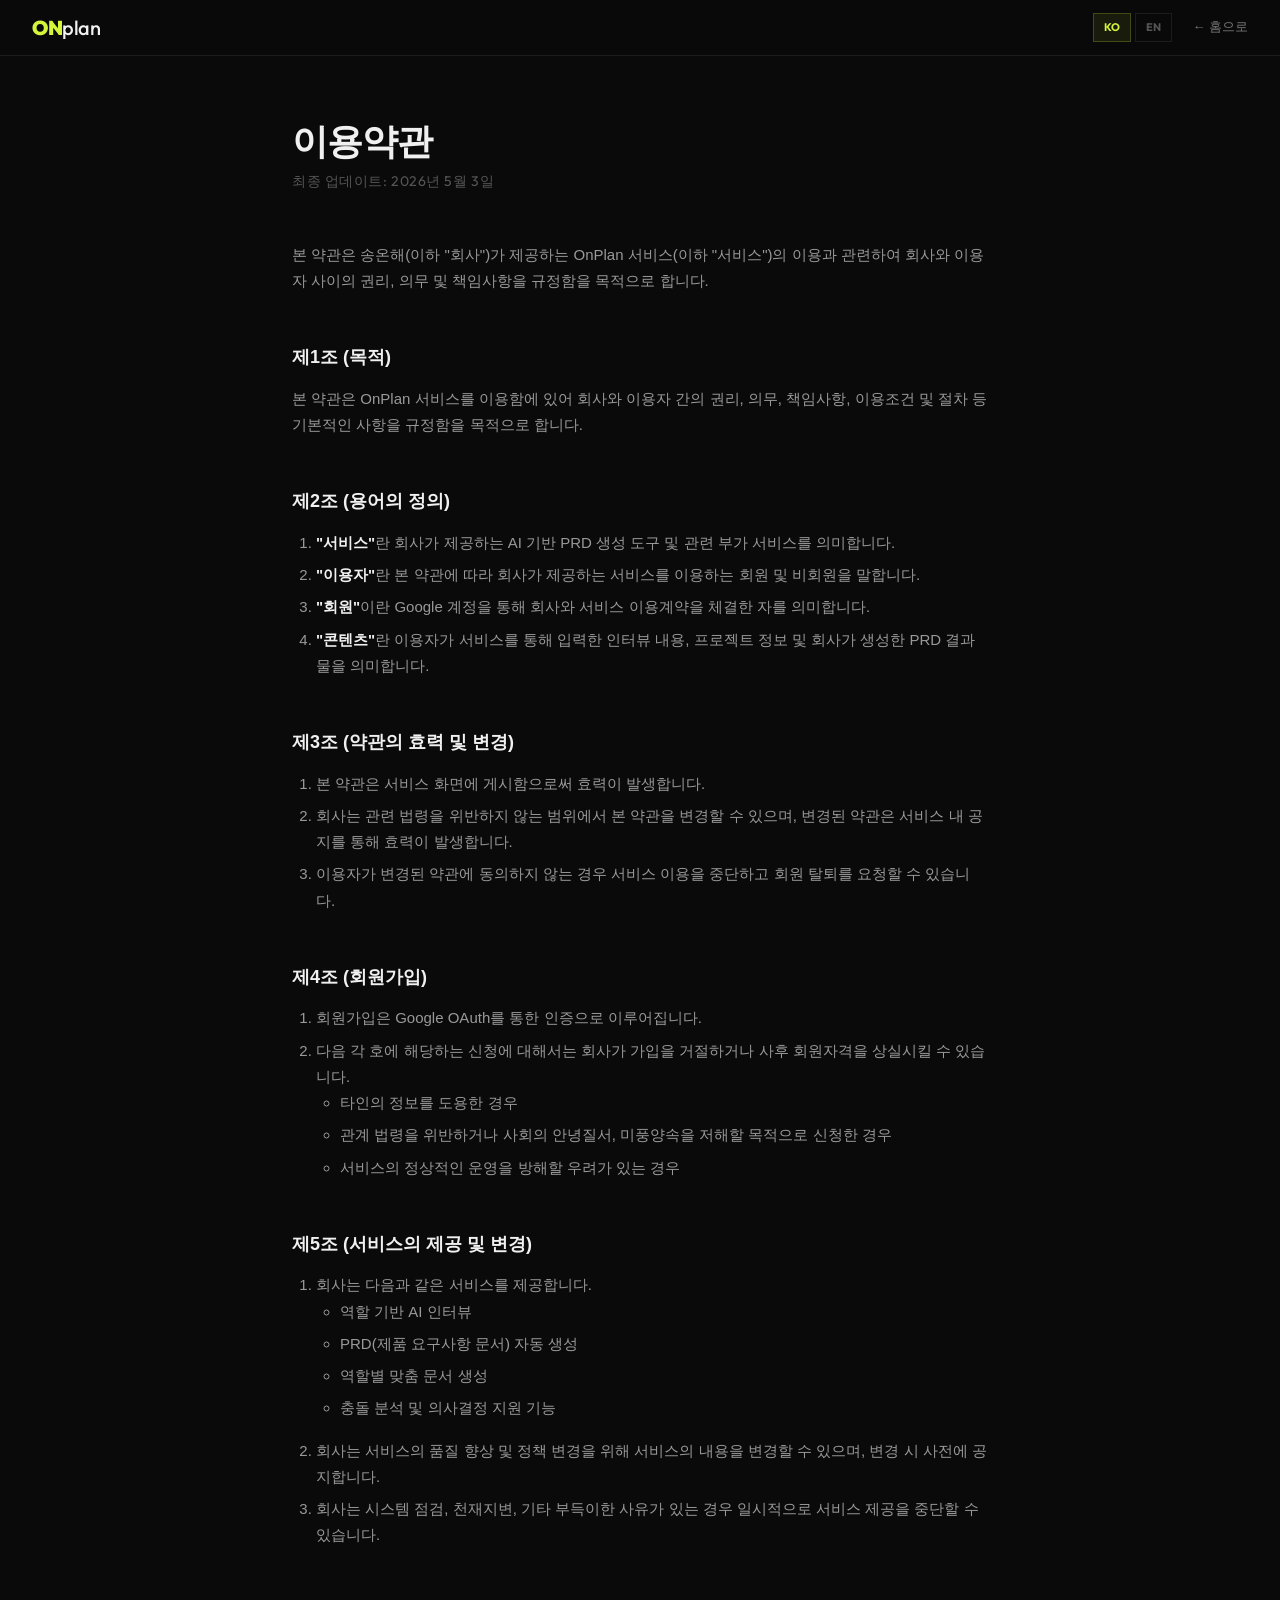
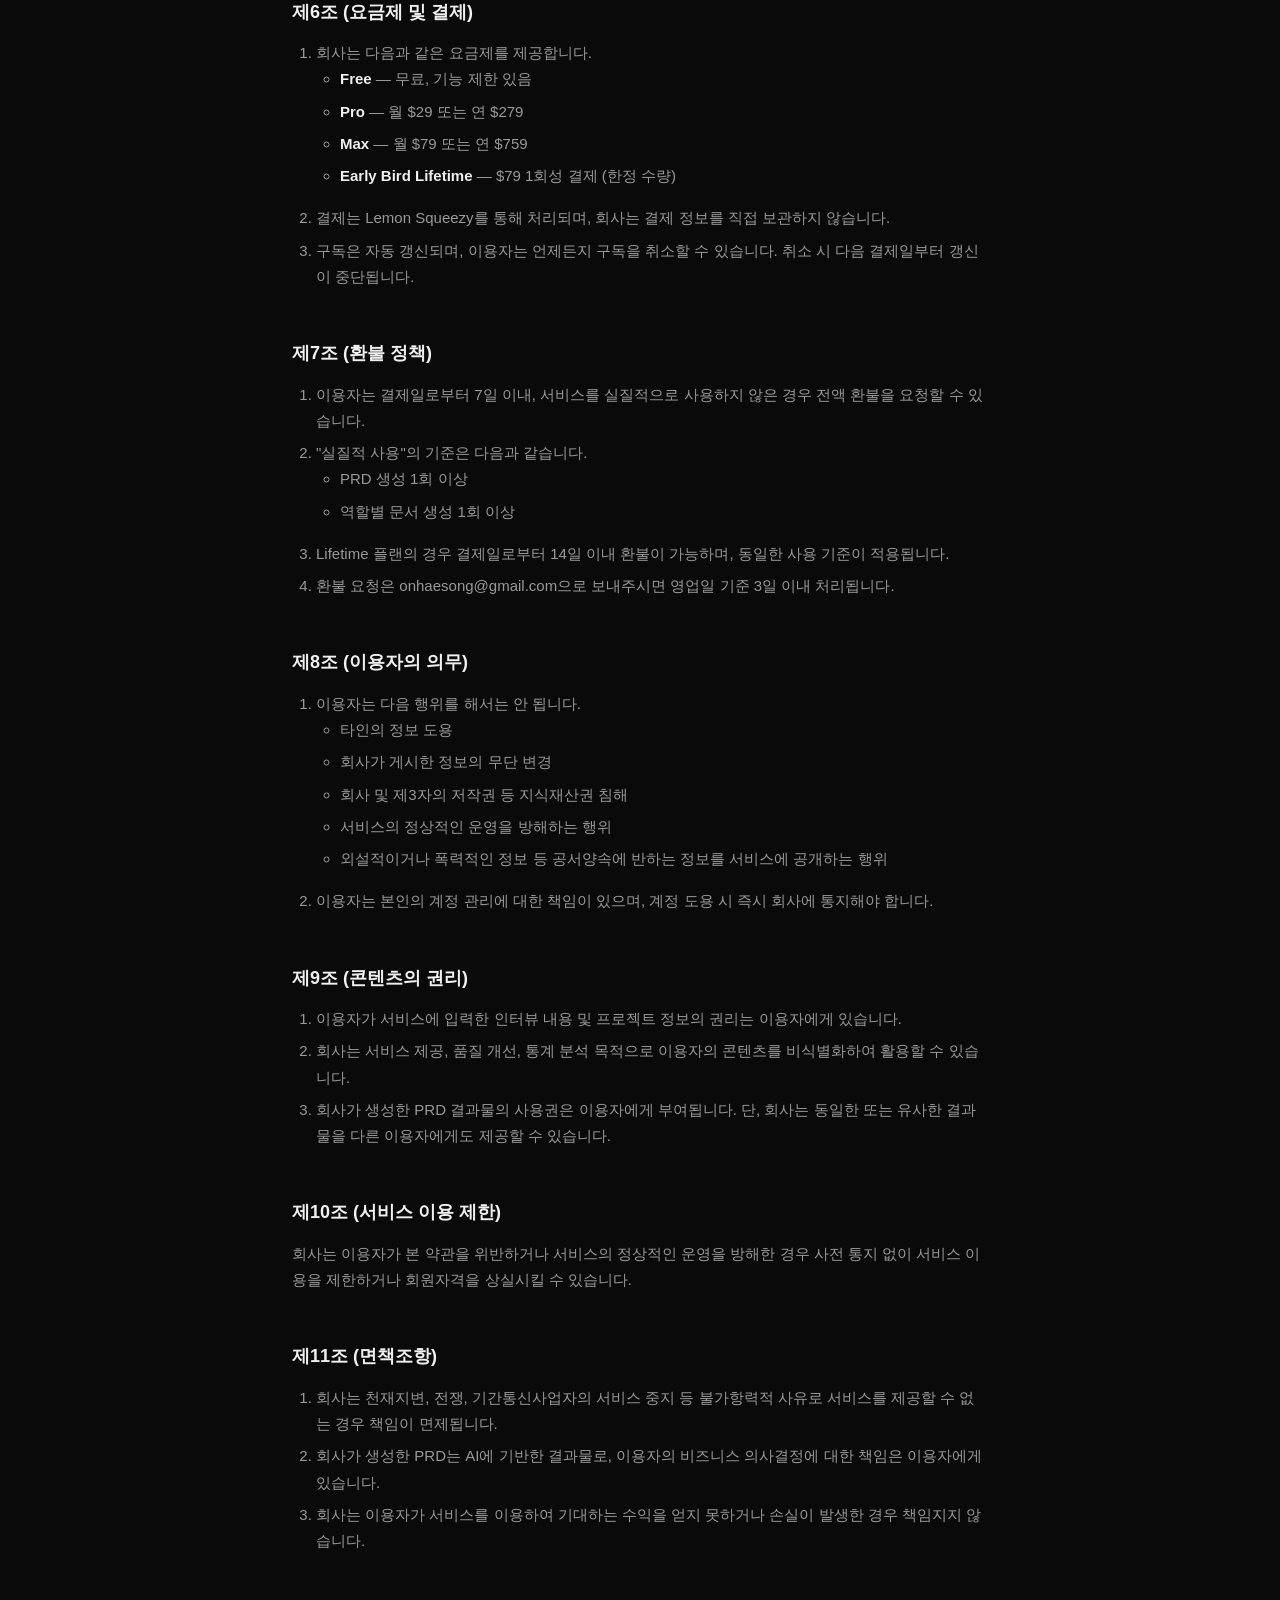
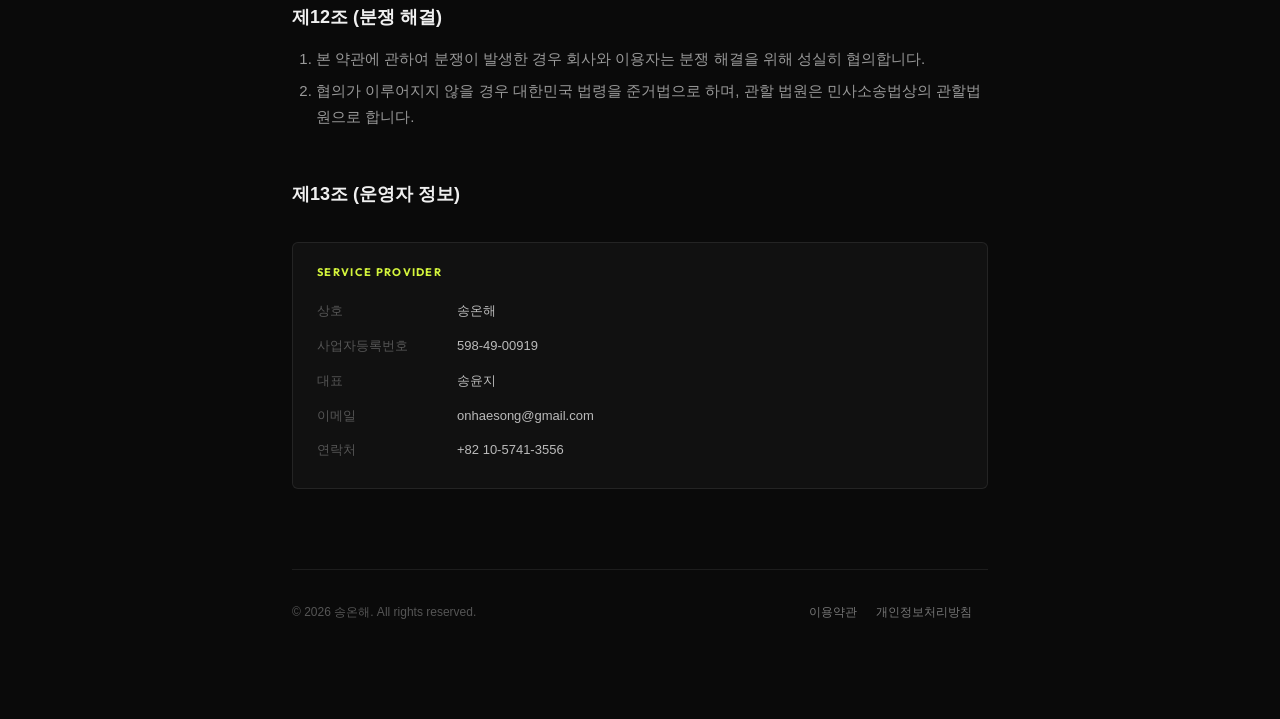
<file: public/terms.html>
<!DOCTYPE html>
<html lang="ko">
<head>
<meta charset="UTF-8">
<meta name="viewport" content="width=device-width, initial-scale=1.0">
<title>이용약관 — OnPlan</title>
<link rel="icon" href="/favicon.ico">
<link href="https://fonts.googleapis.com/css2?family=Outfit:wght@400;500;600;700;800;900&family=Pretendard+Variable:wght@300;400;500;600;700&display=swap" rel="stylesheet">
<style>
:root {
  --lime: #d4f53c;
  --bg: #0a0a0a;
  --bg2: #111;
  --white: #f0f0f0;
  --g200: #bbb;
  --g300: #999;
  --g400: #777;
  --g500: #555;
  --border: rgba(255,255,255,.08);
  --en: 'Outfit', sans-serif;
  --kr: 'Pretendard Variable', 'Pretendard', -apple-system, sans-serif;
}
* { margin: 0; padding: 0; box-sizing: border-box; }
body {
  font-family: var(--kr);
  background: var(--bg);
  color: var(--g200);
  font-size: 15px;
  line-height: 1.75;
  -webkit-font-smoothing: antialiased;
}
.nav {
  position: sticky; top: 0;
  height: 56px; padding: 0 32px;
  background: rgba(10,10,10,.85);
  backdrop-filter: blur(20px);
  border-bottom: 1px solid var(--border);
  display: flex; align-items: center; justify-content: space-between;
  z-index: 10;
}
.nav-logo { font-family: var(--en); font-size: 20px; font-weight: 900; letter-spacing: -0.5px; text-decoration: none; }
.nav-logo .lime { color: var(--lime); }
.nav-logo .white { color: var(--white); font-weight: 500; }
.nav-back { font-size: 13px; color: var(--g400); text-decoration: none; transition: color .15s; }
.nav-back:hover { color: var(--white); }
.lang-switch { display: flex; gap: 4px; }
.lang-btn {
  padding: 4px 10px; font-size: 11px; font-family: var(--en); font-weight: 700;
  background: transparent; border: 1px solid var(--border); color: var(--g500);
  text-decoration: none; transition: all .15s;
}
.lang-btn.active { background: rgba(212,245,60,.08); border-color: rgba(212,245,60,.22); color: var(--lime); }
.lang-btn:hover { color: var(--white); }
main {
  max-width: 760px; margin: 0 auto; padding: 64px 32px 96px;
}
h1 {
  font-family: var(--en);
  font-size: 36px; font-weight: 800; letter-spacing: -1px;
  color: var(--white); margin-bottom: 8px; line-height: 1.15;
}
.subtitle { font-size: 14px; color: var(--g500); margin-bottom: 48px; font-family: var(--en); letter-spacing: .04em; }
h2 {
  font-size: 18px; font-weight: 700; color: var(--white);
  margin: 40px 0 12px; padding-top: 8px;
}
h3 { font-size: 15px; font-weight: 600; color: var(--white); margin: 24px 0 8px; }
p { margin-bottom: 12px; color: var(--g300); }
ul, ol { margin: 0 0 16px 24px; }
li { margin-bottom: 6px; color: var(--g300); }
strong { color: var(--white); font-weight: 600; }
.info-box {
  margin: 32px 0;
  padding: 20px 24px;
  background: var(--bg2);
  border: 1px solid var(--border);
  border-radius: 6px;
}
.info-box-title {
  font-size: 11px; font-weight: 700; letter-spacing: .12em; text-transform: uppercase;
  color: var(--lime); font-family: var(--en); margin-bottom: 12px;
}
.info-row { display: flex; padding: 6px 0; font-size: 13px; }
.info-label { width: 140px; color: var(--g500); flex-shrink: 0; }
.info-value { color: var(--g200); }
.footer {
  margin-top: 80px; padding-top: 32px;
  border-top: 1px solid var(--border);
  font-size: 12px; color: var(--g500);
  display: flex; justify-content: space-between; align-items: center;
}
.footer a { color: var(--g400); text-decoration: none; margin-right: 16px; }
.footer a:hover { color: var(--white); }
@media (max-width: 600px) {
  main { padding: 40px 20px 64px; }
  h1 { font-size: 28px; }
  .nav { padding: 0 20px; }
  .info-row { flex-direction: column; gap: 2px; }
  .info-label { width: auto; }
}
</style>
</head>
<body>

<nav class="nav">
  <a href="/onplan.html" class="nav-logo">
    <span class="lime">ON</span><span class="white">plan</span>
  </a>
  <div style="display:flex;align-items:center;gap:20px">
    <div class="lang-switch">
      <a href="/terms.html" class="lang-btn active">KO</a>
      <a href="/terms-en.html" class="lang-btn">EN</a>
    </div>
    <a href="/onplan.html" class="nav-back">← 홈으로</a>
  </div>
</nav>

<main>
  <h1>이용약관</h1>
  <div class="subtitle">최종 업데이트: 2026년 5월 3일</div>

  <p>본 약관은 송온해(이하 "회사")가 제공하는 OnPlan 서비스(이하 "서비스")의 이용과 관련하여 회사와 이용자 사이의 권리, 의무 및 책임사항을 규정함을 목적으로 합니다.</p>

  <h2>제1조 (목적)</h2>
  <p>본 약관은 OnPlan 서비스를 이용함에 있어 회사와 이용자 간의 권리, 의무, 책임사항, 이용조건 및 절차 등 기본적인 사항을 규정함을 목적으로 합니다.</p>

  <h2>제2조 (용어의 정의)</h2>
  <ol>
    <li><strong>"서비스"</strong>란 회사가 제공하는 AI 기반 PRD 생성 도구 및 관련 부가 서비스를 의미합니다.</li>
    <li><strong>"이용자"</strong>란 본 약관에 따라 회사가 제공하는 서비스를 이용하는 회원 및 비회원을 말합니다.</li>
    <li><strong>"회원"</strong>이란 Google 계정을 통해 회사와 서비스 이용계약을 체결한 자를 의미합니다.</li>
    <li><strong>"콘텐츠"</strong>란 이용자가 서비스를 통해 입력한 인터뷰 내용, 프로젝트 정보 및 회사가 생성한 PRD 결과물을 의미합니다.</li>
  </ol>

  <h2>제3조 (약관의 효력 및 변경)</h2>
  <ol>
    <li>본 약관은 서비스 화면에 게시함으로써 효력이 발생합니다.</li>
    <li>회사는 관련 법령을 위반하지 않는 범위에서 본 약관을 변경할 수 있으며, 변경된 약관은 서비스 내 공지를 통해 효력이 발생합니다.</li>
    <li>이용자가 변경된 약관에 동의하지 않는 경우 서비스 이용을 중단하고 회원 탈퇴를 요청할 수 있습니다.</li>
  </ol>

  <h2>제4조 (회원가입)</h2>
  <ol>
    <li>회원가입은 Google OAuth를 통한 인증으로 이루어집니다.</li>
    <li>다음 각 호에 해당하는 신청에 대해서는 회사가 가입을 거절하거나 사후 회원자격을 상실시킬 수 있습니다.
      <ul>
        <li>타인의 정보를 도용한 경우</li>
        <li>관계 법령을 위반하거나 사회의 안녕질서, 미풍양속을 저해할 목적으로 신청한 경우</li>
        <li>서비스의 정상적인 운영을 방해할 우려가 있는 경우</li>
      </ul>
    </li>
  </ol>

  <h2>제5조 (서비스의 제공 및 변경)</h2>
  <ol>
    <li>회사는 다음과 같은 서비스를 제공합니다.
      <ul>
        <li>역할 기반 AI 인터뷰</li>
        <li>PRD(제품 요구사항 문서) 자동 생성</li>
        <li>역할별 맞춤 문서 생성</li>
        <li>충돌 분석 및 의사결정 지원 기능</li>
      </ul>
    </li>
    <li>회사는 서비스의 품질 향상 및 정책 변경을 위해 서비스의 내용을 변경할 수 있으며, 변경 시 사전에 공지합니다.</li>
    <li>회사는 시스템 점검, 천재지변, 기타 부득이한 사유가 있는 경우 일시적으로 서비스 제공을 중단할 수 있습니다.</li>
  </ol>

  <h2>제6조 (요금제 및 결제)</h2>
  <ol>
    <li>회사는 다음과 같은 요금제를 제공합니다.
      <ul>
        <li><strong>Free</strong> — 무료, 기능 제한 있음</li>
        <li><strong>Pro</strong> — 월 $29 또는 연 $279</li>
        <li><strong>Max</strong> — 월 $79 또는 연 $759</li>
        <li><strong>Early Bird Lifetime</strong> — $79 1회성 결제 (한정 수량)</li>
      </ul>
    </li>
    <li>결제는 Lemon Squeezy를 통해 처리되며, 회사는 결제 정보를 직접 보관하지 않습니다.</li>
    <li>구독은 자동 갱신되며, 이용자는 언제든지 구독을 취소할 수 있습니다. 취소 시 다음 결제일부터 갱신이 중단됩니다.</li>
  </ol>

  <h2>제7조 (환불 정책)</h2>
  <ol>
    <li>이용자는 결제일로부터 7일 이내, 서비스를 실질적으로 사용하지 않은 경우 전액 환불을 요청할 수 있습니다.</li>
    <li>"실질적 사용"의 기준은 다음과 같습니다.
      <ul>
        <li>PRD 생성 1회 이상</li>
        <li>역할별 문서 생성 1회 이상</li>
      </ul>
    </li>
    <li>Lifetime 플랜의 경우 결제일로부터 14일 이내 환불이 가능하며, 동일한 사용 기준이 적용됩니다.</li>
    <li>환불 요청은 onhaesong@gmail.com으로 보내주시면 영업일 기준 3일 이내 처리됩니다.</li>
  </ol>

  <h2>제8조 (이용자의 의무)</h2>
  <ol>
    <li>이용자는 다음 행위를 해서는 안 됩니다.
      <ul>
        <li>타인의 정보 도용</li>
        <li>회사가 게시한 정보의 무단 변경</li>
        <li>회사 및 제3자의 저작권 등 지식재산권 침해</li>
        <li>서비스의 정상적인 운영을 방해하는 행위</li>
        <li>외설적이거나 폭력적인 정보 등 공서양속에 반하는 정보를 서비스에 공개하는 행위</li>
      </ul>
    </li>
    <li>이용자는 본인의 계정 관리에 대한 책임이 있으며, 계정 도용 시 즉시 회사에 통지해야 합니다.</li>
  </ol>

  <h2>제9조 (콘텐츠의 권리)</h2>
  <ol>
    <li>이용자가 서비스에 입력한 인터뷰 내용 및 프로젝트 정보의 권리는 이용자에게 있습니다.</li>
    <li>회사는 서비스 제공, 품질 개선, 통계 분석 목적으로 이용자의 콘텐츠를 비식별화하여 활용할 수 있습니다.</li>
    <li>회사가 생성한 PRD 결과물의 사용권은 이용자에게 부여됩니다. 단, 회사는 동일한 또는 유사한 결과물을 다른 이용자에게도 제공할 수 있습니다.</li>
  </ol>

  <h2>제10조 (서비스 이용 제한)</h2>
  <p>회사는 이용자가 본 약관을 위반하거나 서비스의 정상적인 운영을 방해한 경우 사전 통지 없이 서비스 이용을 제한하거나 회원자격을 상실시킬 수 있습니다.</p>

  <h2>제11조 (면책조항)</h2>
  <ol>
    <li>회사는 천재지변, 전쟁, 기간통신사업자의 서비스 중지 등 불가항력적 사유로 서비스를 제공할 수 없는 경우 책임이 면제됩니다.</li>
    <li>회사가 생성한 PRD는 AI에 기반한 결과물로, 이용자의 비즈니스 의사결정에 대한 책임은 이용자에게 있습니다.</li>
    <li>회사는 이용자가 서비스를 이용하여 기대하는 수익을 얻지 못하거나 손실이 발생한 경우 책임지지 않습니다.</li>
  </ol>

  <h2>제12조 (분쟁 해결)</h2>
  <ol>
    <li>본 약관에 관하여 분쟁이 발생한 경우 회사와 이용자는 분쟁 해결을 위해 성실히 협의합니다.</li>
    <li>협의가 이루어지지 않을 경우 대한민국 법령을 준거법으로 하며, 관할 법원은 민사소송법상의 관할법원으로 합니다.</li>
  </ol>

  <h2>제13조 (운영자 정보)</h2>
  <div class="info-box">
    <div class="info-box-title">Service Provider</div>
    <div class="info-row"><span class="info-label">상호</span><span class="info-value">송온해</span></div>
    <div class="info-row"><span class="info-label">사업자등록번호</span><span class="info-value">598-49-00919</span></div>
    <div class="info-row"><span class="info-label">대표</span><span class="info-value">송윤지</span></div>
    <div class="info-row"><span class="info-label">이메일</span><span class="info-value">onhaesong@gmail.com</span></div>
    <div class="info-row"><span class="info-label">연락처</span><span class="info-value">+82 10-5741-3556</span></div>
  </div>

  <div class="footer">
    <div>© 2026 송온해. All rights reserved.</div>
    <div>
      <a href="/terms.html">이용약관</a>
      <a href="/privacy.html">개인정보처리방침</a>
    </div>
  </div>
</main>

</body>
</html>
</file>
